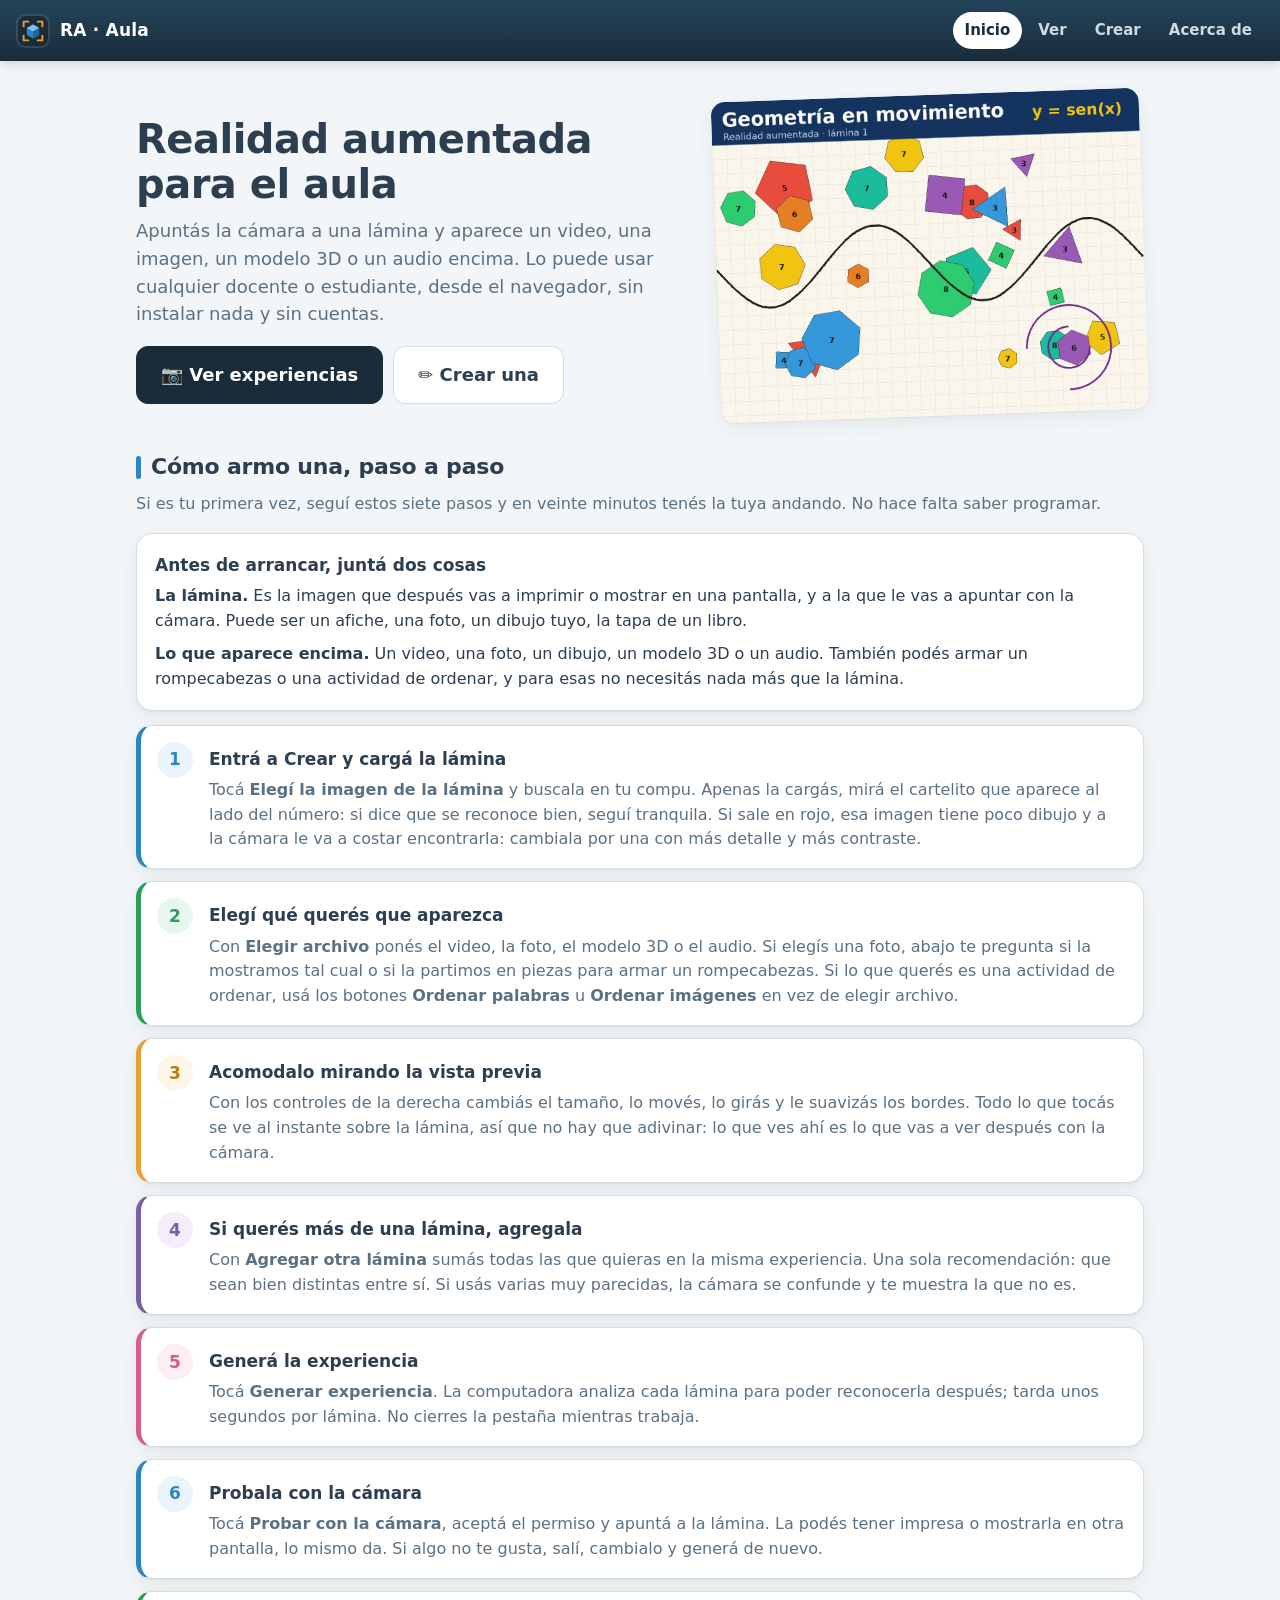
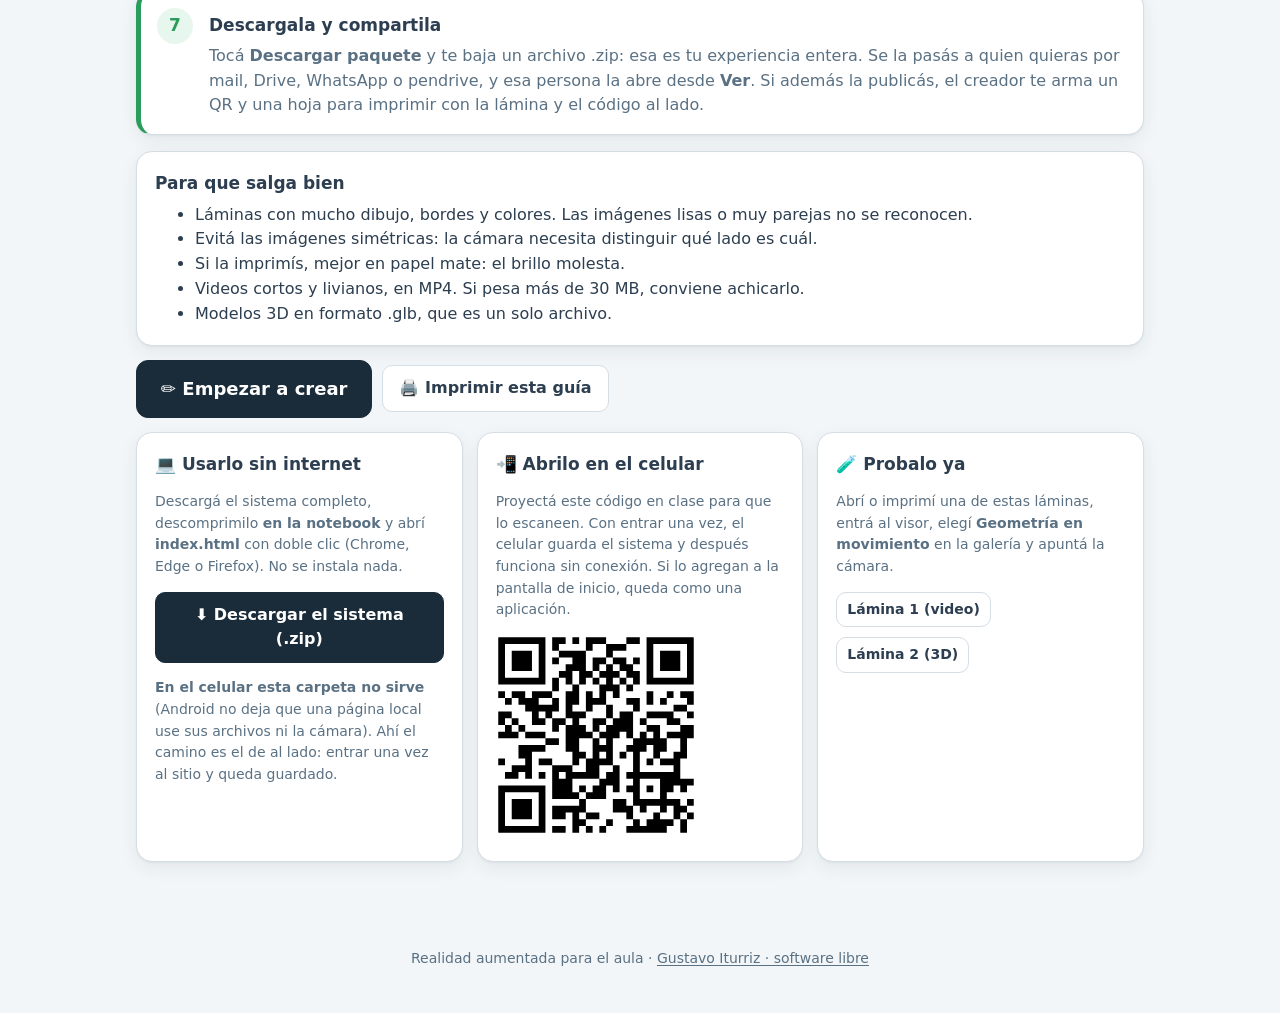
<file: index.html>
<!doctype html>
<html lang="es">
<head>
<meta charset="utf-8">
<meta name="viewport" content="width=device-width, initial-scale=1, viewport-fit=cover">
<title>Realidad aumentada para el aula</title>
<meta name="description" content="Sistema libre para crear y ver experiencias de realidad aumentada desde el navegador.">
<meta name="theme-color" content="#1a2c3a">
<link rel="icon" href="img/icono.svg">
<link rel="manifest" href="manifest.webmanifest">
<style>
  /* Estilos mínimos escritos acá adentro: si el navegador no puede cargar los archivos
     de la carpeta (pasa en los celulares), al menos se lee el aviso de abajo. */
  body { font-family: system-ui, -apple-system, "Segoe UI", Roboto, sans-serif; margin: 0; background: #f2f6f8; color: #2c3e50; line-height: 1.5; }
  .oculto { display: none !important; }
  #sin-archivos { display: none; max-width: 660px; margin: 0 auto; padding: 22px 16px; }
  #sin-archivos .caja { background: #fff; border: 1px solid #d5dde5; border-radius: 14px; padding: 18px; }
  #sin-archivos h2 { font-size: 21px; margin: 0 0 10px; }
  #sin-archivos li { margin-bottom: 10px; }
  #sin-archivos code { background: #eaf4fb; padding: 1px 5px; border-radius: 4px; }
</style>
<link rel="stylesheet" href="css/estilo.css">
<style>
  .heroe { display: grid; grid-template-columns: 1.3fr 1fr; gap: 24px; align-items: center; margin: 10px 0 8px; }
  @media (max-width: 760px) { .heroe { grid-template-columns: 1fr; } }
  .heroe img { width: 100%; border-radius: 14px; box-shadow: var(--sombra); transform: rotate(-2deg); }
  .opcion { display: grid; gap: 8px; align-content: start; text-decoration: none; color: inherit; }
  .opcion .ico { font-size: 34px; }
  .opcion:hover { border-color: var(--azul-2); }
  ol.pasos-uso li { margin-bottom: 6px; }
  #qr svg { width: 200px; height: 200px; background: #fff; border-radius: 8px; }
</style>
<script src="js/archivos.js"></script>
<script src="js/contador.js"></script>
<script src="lib/jszip.min.js"></script>
<script src="lib/qrcode.js"></script>
</head>
<body>
<header class="barra">
  <a class="marca" href="index.html"><img src="img/icono.svg" alt="">RA · Aula</a>
  <nav><a href="index.html" aria-current="page">Inicio</a><a href="visor.html">Ver</a><a href="creador.html">Crear</a><a href="acerca.html">Acerca de</a></nav>
</header>
<main>
  <section class="heroe">
    <div>
      <h1>Realidad aumentada para el aula</h1>
      <p class="bajada">Apuntás la cámara a una lámina y aparece un video, una imagen, un modelo 3D o un audio encima. Lo puede usar cualquier docente o estudiante, desde el navegador, sin instalar nada y sin cuentas.</p>
      <div class="fila">
        <a class="btn primario grande" href="visor.html">📷 Ver experiencias</a>
        <a class="btn grande" href="creador.html">✏️ Crear una</a>
      </div>
    </div>
    <img src="ejemplos/lamina-1-geometria.jpg" alt="Lámina de ejemplo">
  </section>

  <section id="guia">
    <h2>Cómo armo una, paso a paso</h2>
    <p class="suave" style="margin-top:-4px">Si es tu primera vez, seguí estos siete pasos y en veinte minutos tenés la tuya andando. No hace falta saber programar.</p>

    <div class="tarjeta" style="margin-bottom:14px">
      <h3 style="margin-top:0">Antes de arrancar, juntá dos cosas</h3>
      <p style="margin:0 0 8px"><b>La lámina.</b> Es la imagen que después vas a imprimir o mostrar en una pantalla, y a la que le vas a apuntar con la cámara. Puede ser un afiche, una foto, un dibujo tuyo, la tapa de un libro.</p>
      <p style="margin:0"><b>Lo que aparece encima.</b> Un video, una foto, un dibujo, un modelo 3D o un audio. También podés armar un rompecabezas o una actividad de ordenar, y para esas no necesitás nada más que la lámina.</p>
    </div>

    <ol class="pasos-guia">
      <li>
        <h3>Entrá a Crear y cargá la lámina</h3>
        <p>Tocá <b>Elegí la imagen de la lámina</b> y buscala en tu compu. Apenas la cargás, mirá el cartelito que aparece al lado del número: si dice que se reconoce bien, seguí tranquila. Si sale en rojo, esa imagen tiene poco dibujo y a la cámara le va a costar encontrarla: cambiala por una con más detalle y más contraste.</p>
      </li>
      <li>
        <h3>Elegí qué querés que aparezca</h3>
        <p>Con <b>Elegir archivo</b> ponés el video, la foto, el modelo 3D o el audio. Si elegís una foto, abajo te pregunta si la mostramos tal cual o si la partimos en piezas para armar un rompecabezas. Si lo que querés es una actividad de ordenar, usá los botones <b>Ordenar palabras</b> u <b>Ordenar imágenes</b> en vez de elegir archivo.</p>
      </li>
      <li>
        <h3>Acomodalo mirando la vista previa</h3>
        <p>Con los controles de la derecha cambiás el tamaño, lo movés, lo girás y le suavizás los bordes. Todo lo que tocás se ve al instante sobre la lámina, así que no hay que adivinar: lo que ves ahí es lo que vas a ver después con la cámara.</p>
      </li>
      <li>
        <h3>Si querés más de una lámina, agregala</h3>
        <p>Con <b>Agregar otra lámina</b> sumás todas las que quieras en la misma experiencia. Una sola recomendación: que sean bien distintas entre sí. Si usás varias muy parecidas, la cámara se confunde y te muestra la que no es.</p>
      </li>
      <li>
        <h3>Generá la experiencia</h3>
        <p>Tocá <b>Generar experiencia</b>. La computadora analiza cada lámina para poder reconocerla después; tarda unos segundos por lámina. No cierres la pestaña mientras trabaja.</p>
      </li>
      <li>
        <h3>Probala con la cámara</h3>
        <p>Tocá <b>Probar con la cámara</b>, aceptá el permiso y apuntá a la lámina. La podés tener impresa o mostrarla en otra pantalla, lo mismo da. Si algo no te gusta, salí, cambialo y generá de nuevo.</p>
      </li>
      <li>
        <h3>Descargala y compartila</h3>
        <p>Tocá <b>Descargar paquete</b> y te baja un archivo .zip: esa es tu experiencia entera. Se la pasás a quien quieras por mail, Drive, WhatsApp o pendrive, y esa persona la abre desde <b>Ver</b>. Si además la publicás, el creador te arma un QR y una hoja para imprimir con la lámina y el código al lado.</p>
      </li>
    </ol>

    <div class="tarjeta">
      <h3 style="margin-top:0">Para que salga bien</h3>
      <ul style="margin:0">
        <li>Láminas con mucho dibujo, bordes y colores. Las imágenes lisas o muy parejas no se reconocen.</li>
        <li>Evitá las imágenes simétricas: la cámara necesita distinguir qué lado es cuál.</li>
        <li>Si la imprimís, mejor en papel mate: el brillo molesta.</li>
        <li>Videos cortos y livianos, en MP4. Si pesa más de 30 MB, conviene achicarlo.</li>
        <li>Modelos 3D en formato .glb, que es un solo archivo.</li>
      </ul>
    </div>

    <div class="fila no-imprimir" style="margin-top:14px">
      <a class="btn primario grande" href="creador.html">✏️ Empezar a crear</a>
      <button class="btn" onclick="window.print()">🖨️ Imprimir esta guía</button>
    </div>
  </section>

  <div class="grilla" style="margin-top:14px">
    <section class="tarjeta" id="caja-kit">
      <h3>💻 Usarlo sin internet</h3>
      <p class="suave chico">Descargá el sistema completo, descomprimilo <b>en la notebook</b> y abrí <b>index.html</b> con doble clic (Chrome, Edge o Firefox). No se instala nada.</p>
      <button class="btn primario" id="kit">⬇️ Descargar el sistema (.zip)</button>
      <p class="chico suave" id="kit-estado"></p>
      <p class="chico suave" style="margin-bottom:0"><b>En el celular esta carpeta no sirve</b> (Android no deja que una página local use sus archivos ni la cámara). Ahí el camino es el de al lado: entrar una vez al sitio y queda guardado.</p>
    </section>
    <section class="tarjeta" id="caja-qr">
      <h3>📲 Abrilo en el celular</h3>
      <p class="suave chico">Proyectá este código en clase para que lo escaneen. Con entrar una vez, el celular guarda el sistema y después funciona sin conexión. Si lo agregan a la pantalla de inicio, queda como una aplicación.</p>
      <div id="qr"></div>
    </section>
    <section class="tarjeta">
      <h3>🧪 Probalo ya</h3>
      <p class="suave chico">Abrí o imprimí una de estas láminas, entrá al visor, elegí <b>Geometría en movimiento</b> en la galería y apuntá la cámara.</p>
      <div class="fila"><a class="btn chico" href="ejemplos/lamina-1-geometria.jpg" target="_blank">Lámina 1 (video)</a><a class="btn chico" href="ejemplos/lamina-2-solidos.jpg" target="_blank">Lámina 2 (3D)</a></div>
      <p class="chico suave" id="ej-offline" style="margin-bottom:0"></p>
    </section>
  </div>
</main>
<footer class="pie"><span class="oculto"><b data-contador>0</b> visitas · </span>Realidad aumentada para el aula · <a href="acerca.html">Gustavo Iturriz · software libre</a></footer>
<script>
(function () {
  "use strict";
  const online = location.protocol === "http:" || location.protocol === "https:";
  if (online) {
    const qr = qrcode(0, "M"); qr.addData(location.href.replace(/index\.html.*$/, "").replace(/[?#].*$/, "")); qr.make();
    document.getElementById("qr").innerHTML = qr.createSvgTag({ cellSize: 6, margin: 2, scalable: true });
    if ("serviceWorker" in navigator) navigator.serviceWorker.register("sw.js").catch(() => {});
  } else {
    document.getElementById("caja-qr").classList.add("oculto");
    document.getElementById("caja-kit").innerHTML = "<h3>💻 Estás usando la copia sin internet</h3><p class='suave chico'>Todo funciona desde esta carpeta. Para abrir experiencias, entrá a Ver y elegí el .zip.</p>";
    document.getElementById("ej-offline").innerHTML = "Sin internet la galería no aparece: el paquete de ejemplo está en la carpeta <b>experiencias</b>, abrilo con el botón del visor.";
  }

  const btn = document.getElementById("kit"), est = document.getElementById("kit-estado");
  if (btn) btn.onclick = async () => {
    btn.disabled = true;
    try {
      const zip = new JSZip(), raiz = zip.folder("realidad-aumentada");
      let n = 0;
      const todos = ARCHIVOS_APP.concat(ARCHIVOS_KIT_EXTRA);
      for (const ruta of todos) {
        est.textContent = "Preparando… " + Math.round(100 * n++ / todos.length) + "%";
        const r = await fetch(ruta);
        if (!r.ok) throw new Error("No se pudo bajar " + ruta);
        raiz.file(ruta, await r.arrayBuffer());
      }
      raiz.file("ABRIR-ESTO.txt",
        "REALIDAD AUMENTADA PARA EL AULA\r\n\r\n" +
        "EN LA NOTEBOOK (es para lo que sirve esta carpeta)\r\n" +
        "  Abri index.html con doble clic (Chrome, Edge o Firefox).\r\n" +
        "  No hace falta internet ni instalar nada.\r\n" +
        "  Cuando el navegador pida permiso para la camara, aceptalo.\r\n" +
        "  Si preferis un solo archivo: visor-un-archivo.html o creador-un-archivo.html.\r\n\r\n" +
        "EN EL CELULAR (esta carpeta NO sirve)\r\n" +
        "  Android no deja que una pagina guardada en el telefono use los demas\r\n" +
        "  archivos de su carpeta, y tampoco le da permiso de camara.\r\n" +
        "  Entra UNA VEZ al sitio publicado, con internet. Queda guardado en el\r\n" +
        "  telefono y despues abre sin conexion, hasta en modo avion.\r\n" +
        "  Conviene agregarlo a la pantalla de inicio: queda como una app mas.\r\n");
      const blob = await zip.generateAsync({ type: "blob", compression: "DEFLATE" });
      const a = document.createElement("a"); a.href = URL.createObjectURL(blob); a.download = "realidad-aumentada-sin-internet.zip"; a.click();
      est.textContent = "Listo (" + (blob.size / 1048576).toFixed(1) + " MB).";
    } catch (e) { est.textContent = "Error: " + e.message; }
    btn.disabled = false;
  };
})();
</script>
<div id="sin-archivos">
  <div class="caja">
    <h2>Así no se puede abrir en el celular</h2>
    <p>Android no deja que una página guardada en el teléfono use los demás archivos de su carpeta. Por eso la ves sin formato y los botones no responden. En la notebook, en cambio, anda bien.</p>
    <p><b>En el celular hay dos caminos, los dos sin instalar nada en el teléfono:</b></p>
    <ol>
      <li><b>Sin internet, sirviendo desde la notebook.</b> Abrí una terminal en esta carpeta y corré <code>python3 servidor.py</code>. Te muestra una dirección tipo <code>https://192.168.0.10:8443</code>: los celulares entran ahí estando en la misma red Wi-Fi. La primera vez el navegador avisa que el certificado no es conocido, se toca Configuración avanzada y Continuar. De ahí en más la cámara funciona.</li>
      <li><b>Con internet una sola vez.</b> Entrás al sitio publicado y queda guardado en el teléfono: después abre sin conexión, hasta en modo avión. Sirve para que se lo lleven a la casa.</li>
    </ol>
    <p class="chico">En esta carpeta también están <code>visor-un-archivo.html</code> y <code>creador-un-archivo.html</code>, que traen todo adentro: en el celular se ven bien y permiten armar experiencias, pero para la cámara hace falta alguno de los dos caminos de arriba.</p>
  </div>
</div>
<script>
/* Si los archivos de la carpeta no se cargaron, mostramos el aviso en vez de una página muerta. */
window.addEventListener("load", function () {
  var jsOk = (typeof JSZip !== "undefined");
  var barra = document.querySelector("header.barra");
  var cssOk = barra && getComputedStyle(barra).backgroundColor !== "rgba(0, 0, 0, 0)";
  if (jsOk && cssOk) return;
  var sin = document.getElementById("sin-archivos");
  document.querySelectorAll("main, header, footer").forEach(function (e) { e.style.display = "none"; });
  sin.style.display = "block";
});
</script>
</body>
</html>
</file>
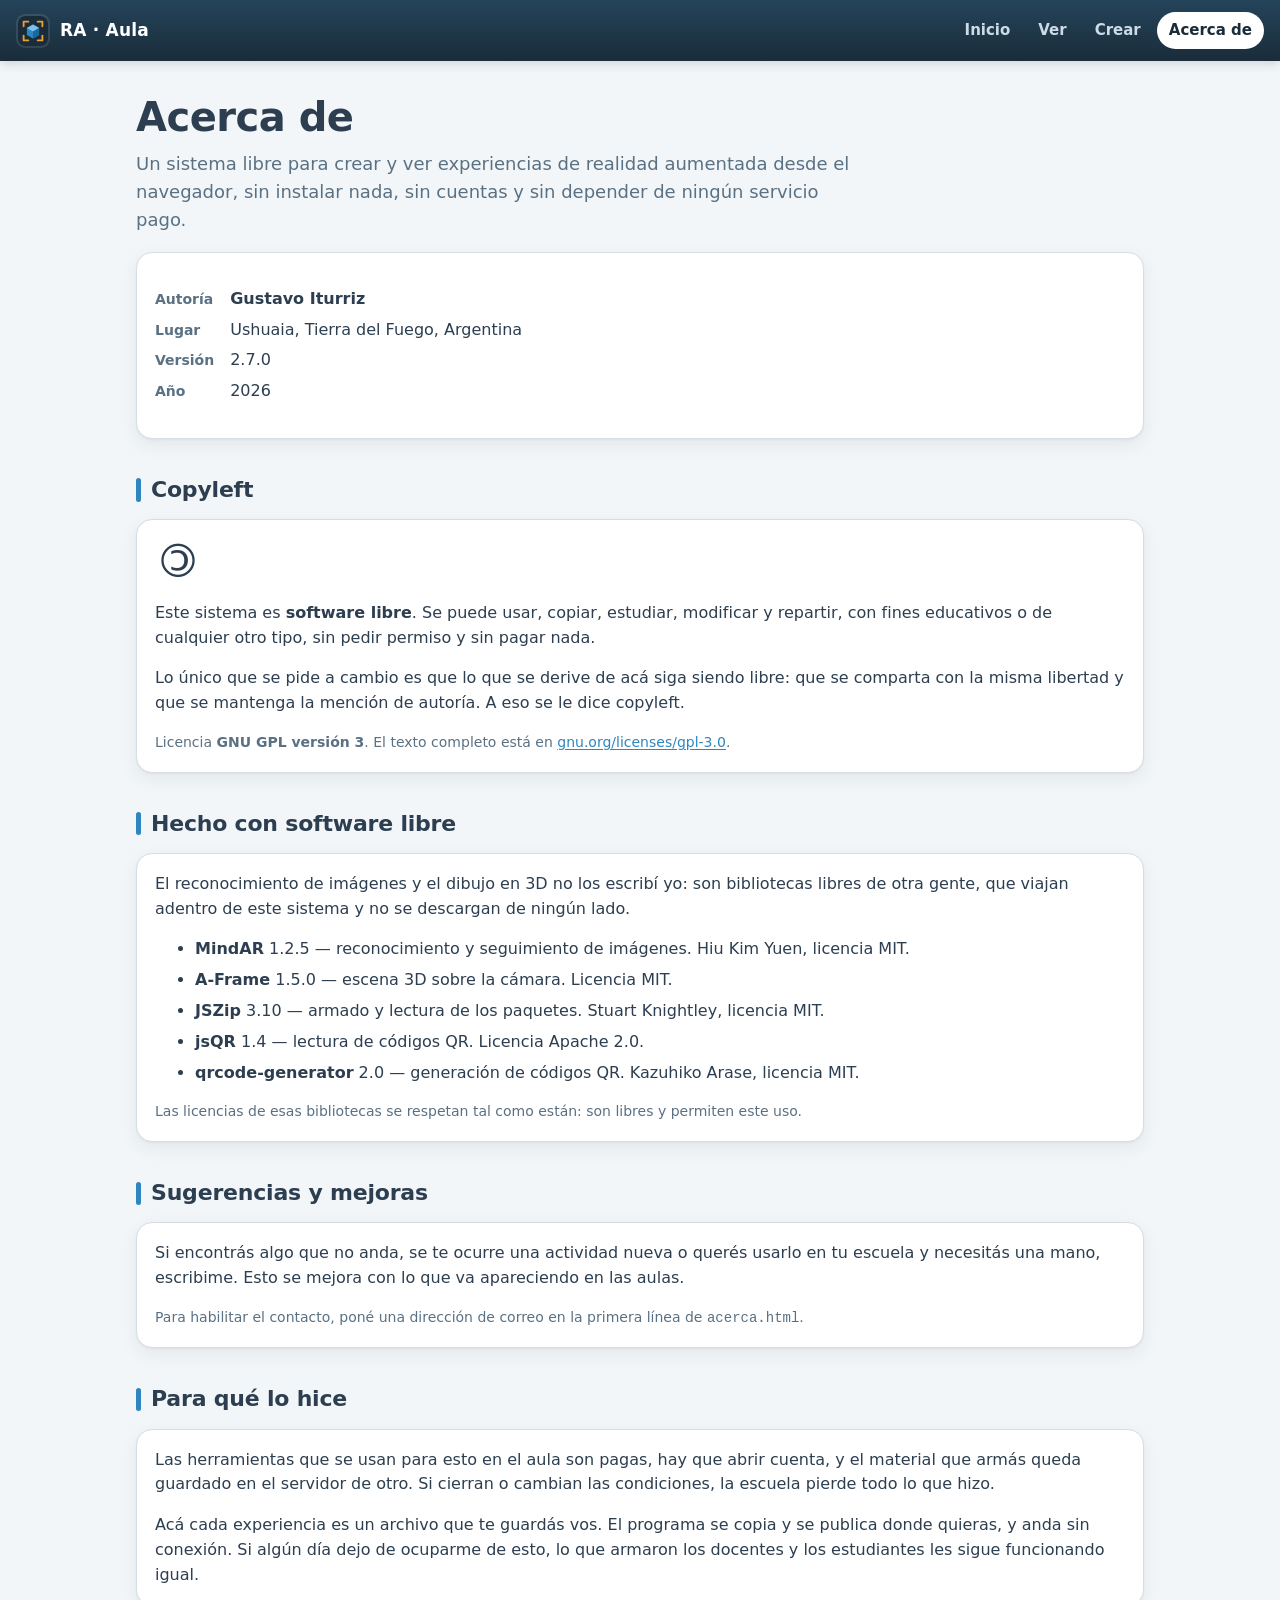
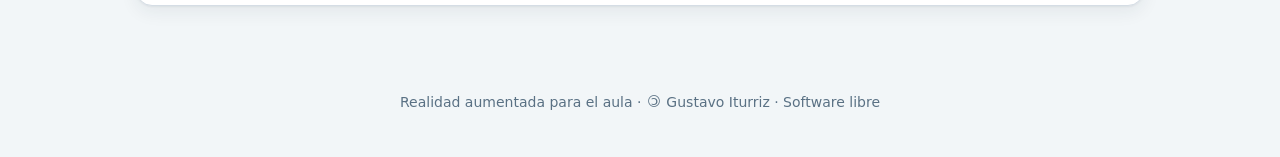
<file: acerca.html>
<!doctype html>
<html lang="es">
<head>
<meta charset="utf-8">
<meta name="viewport" content="width=device-width, initial-scale=1, viewport-fit=cover">
<title>Acerca de · RA Aula</title>
<meta name="theme-color" content="#1a2c3a">
<link rel="icon" href="img/icono.svg">
<link rel="manifest" href="manifest.webmanifest">
<style>
  /* Estilos mínimos escritos acá adentro: si el navegador no puede cargar los archivos
     de la carpeta (pasa en los celulares), al menos se lee el aviso de abajo. */
  body { font-family: system-ui, -apple-system, "Segoe UI", Roboto, sans-serif; margin: 0; background: #f2f6f8; color: #2c3e50; line-height: 1.5; }
  .oculto { display: none !important; }
  #sin-archivos { display: none; max-width: 660px; margin: 0 auto; padding: 22px 16px; }
  #sin-archivos .caja { background: #fff; border: 1px solid #d5dde5; border-radius: 14px; padding: 18px; }
  #sin-archivos h2 { font-size: 21px; margin: 0 0 10px; }
  #sin-archivos li { margin-bottom: 10px; }
  #sin-archivos code { background: #eaf4fb; padding: 1px 5px; border-radius: 4px; }
</style>
<link rel="stylesheet" href="css/estilo.css">
<style>
  .copyleft { font-size: 46px; line-height: 1; display: inline-block; transform: scaleX(-1); }
  .ficha { display: grid; grid-template-columns: auto 1fr; gap: 6px 16px; align-items: baseline; }
  .ficha dt { font-weight: 700; color: var(--suave); font-size: 14px; }
  .ficha dd { margin: 0; }
  .creditos li { margin-bottom: 6px; }
</style>
<script src="js/archivos.js"></script>
<script src="js/contador.js"></script>
<script>
  /* Dirección para recibir sugerencias. Si la dejás vacía, la página igual ofrece
     el enlace al repositorio cuando el sitio está publicado en GitHub Pages. */
  var CORREO_SUGERENCIAS = "";
</script>
</head>
<body>
<header class="barra">
  <a class="marca" href="index.html"><img src="img/icono.svg" alt="">RA · Aula</a>
  <nav><a href="index.html">Inicio</a><a href="visor.html">Ver</a><a href="creador.html">Crear</a><a href="acerca.html" aria-current="page">Acerca de</a></nav>
</header>

<main>
  <h1>Acerca de</h1>
  <p class="bajada">Un sistema libre para crear y ver experiencias de realidad aumentada desde el navegador, sin instalar nada, sin cuentas y sin depender de ningún servicio pago.</p>

  <section class="tarjeta">
    <dl class="ficha">
      <dt>Autoría</dt><dd><b>Gustavo Iturriz</b></dd>
      <dt>Lugar</dt><dd>Ushuaia, Tierra del Fuego, Argentina</dd>
      <dt>Versión</dt><dd id="version">—</dd>
      <dt>Año</dt><dd>2026</dd>
    </dl>
  </section>

  <h2>Copyleft</h2>
  <div class="tarjeta">
    <p style="margin-top:0"><span class="copyleft">&copy;</span></p>
    <p>Este sistema es <b>software libre</b>. Se puede usar, copiar, estudiar, modificar y repartir, con fines educativos o de cualquier otro tipo, sin pedir permiso y sin pagar nada.</p>
    <p>Lo único que se pide a cambio es que lo que se derive de acá siga siendo libre: que se comparta con la misma libertad y que se mantenga la mención de autoría. A eso se le dice copyleft.</p>
    <p class="chico suave" style="margin-bottom:0">Licencia <b>GNU GPL versión 3</b>. El texto completo está en <a href="https://www.gnu.org/licenses/gpl-3.0.html" target="_blank" rel="noopener">gnu.org/licenses/gpl-3.0</a>.</p>
  </div>

  <h2>Hecho con software libre</h2>
  <div class="tarjeta">
    <p style="margin-top:0">El reconocimiento de imágenes y el dibujo en 3D no los escribí yo: son bibliotecas libres de otra gente, que viajan adentro de este sistema y no se descargan de ningún lado.</p>
    <ul class="creditos">
      <li><b>MindAR</b> 1.2.5 — reconocimiento y seguimiento de imágenes. Hiu Kim Yuen, licencia MIT.</li>
      <li><b>A-Frame</b> 1.5.0 — escena 3D sobre la cámara. Licencia MIT.</li>
      <li><b>JSZip</b> 3.10 — armado y lectura de los paquetes. Stuart Knightley, licencia MIT.</li>
      <li><b>jsQR</b> 1.4 — lectura de códigos QR. Licencia Apache 2.0.</li>
      <li><b>qrcode-generator</b> 2.0 — generación de códigos QR. Kazuhiko Arase, licencia MIT.</li>
    </ul>
    <p class="chico suave" style="margin-bottom:0">Las licencias de esas bibliotecas se respetan tal como están: son libres y permiten este uso.</p>
  </div>

  <h2>Sugerencias y mejoras</h2>
  <div class="tarjeta" id="caja-sugerencias">
    <p style="margin-top:0">Si encontrás algo que no anda, se te ocurre una actividad nueva o querés usarlo en tu escuela y necesitás una mano, escribime. Esto se mejora con lo que va apareciendo en las aulas.</p>
    <div class="fila" id="vias-sugerencias"></div>
  </div>

  <h2>Para qué lo hice</h2>
  <div class="tarjeta">
    <p style="margin-top:0">Las herramientas que se usan para esto en el aula son pagas, hay que abrir cuenta, y el material que armás queda guardado en el servidor de otro. Si cierran o cambian las condiciones, la escuela pierde todo lo que hizo.</p>
    <p style="margin-bottom:0">Acá cada experiencia es un archivo que te guardás vos. El programa se copia y se publica donde quieras, y anda sin conexión. Si algún día dejo de ocuparme de esto, lo que armaron los docentes y los estudiantes les sigue funcionando igual.</p>
  </div>
</main>

<footer class="pie"><span class="oculto"><b data-contador>0</b> visitas · </span>Realidad aumentada para el aula · <span class="copyleft" style="font-size:16px">&copy;</span> Gustavo Iturriz · Software libre</footer>

<div id="sin-archivos">
  <div class="caja">
    <h2>Así no se puede abrir en el celular</h2>
    <p>Android no deja que una página guardada en el teléfono use los demás archivos de su carpeta. Por eso la ves sin formato y los botones no responden. En la notebook, en cambio, anda bien.</p>
    <p><b>En el celular hay dos caminos, los dos sin instalar nada en el teléfono:</b></p>
    <ol>
      <li><b>Sin internet, sirviendo desde la notebook.</b> Abrí una terminal en esta carpeta y corré <code>python3 servidor.py</code>. Te muestra una dirección tipo <code>https://192.168.0.10:8443</code>: los celulares entran ahí estando en la misma red Wi-Fi. La primera vez el navegador avisa que el certificado no es conocido, se toca Configuración avanzada y Continuar. De ahí en más la cámara funciona.</li>
      <li><b>Con internet una sola vez.</b> Entrás al sitio publicado y queda guardado en el teléfono: después abre sin conexión, hasta en modo avión. Sirve para que se lo lleven a la casa.</li>
    </ol>
    <p class="chico">En esta carpeta también están <code>visor-un-archivo.html</code> y <code>creador-un-archivo.html</code>, que traen todo adentro: en el celular se ven bien y permiten armar experiencias, pero para la cámara hace falta alguno de los dos caminos de arriba.</p>
  </div>
</div>
<script>
document.getElementById("version").textContent = (typeof VERSION_APP !== "undefined" ? VERSION_APP : "—");

/* Armamos los enlaces para mandar sugerencias. Si el sitio está publicado en
   GitHub Pages, deducimos solos la dirección del repositorio. */
(function () {
  const vias = document.getElementById("vias-sugerencias");
  const partes = [];
  if (typeof CORREO_SUGERENCIAS === "string" && CORREO_SUGERENCIAS) {
    partes.push('<a class="btn primario" href="mailto:' + CORREO_SUGERENCIAS +
      '?subject=' + encodeURIComponent("Realidad aumentada para el aula") + '">✉️ Escribirme</a>');
  }
  const h = location.hostname;
  if (/\.github\.io$/i.test(h)) {
    const usuario = h.replace(/\.github\.io$/i, "");
    const primera = location.pathname.split("/").filter(Boolean)[0];
    const repo = (primera && !/\.html?$/i.test(primera)) ? primera : h;
    const url = "https://github.com/" + usuario + "/" + repo + "/issues/new";
    partes.push('<a class="btn" href="' + url + '" target="_blank" rel="noopener">🐞 Contar un problema o proponer algo</a>');
  }
  if (!partes.length) {
    vias.innerHTML = '<span class="chico suave">Para habilitar el contacto, poné una dirección de correo en la primera línea de <code>acerca.html</code>.</span>';
  } else {
    vias.innerHTML = partes.join("");
  }
})();
/* Si los archivos de la carpeta no se cargaron, mostramos el aviso en vez de una página muerta. */
window.addEventListener("load", function () {
  var jsOk = (typeof VERSION_APP !== "undefined");
  var barra = document.querySelector("header.barra");
  var cssOk = barra && getComputedStyle(barra).backgroundColor !== "rgba(0, 0, 0, 0)";
  if (jsOk && cssOk) return;
  var sin = document.getElementById("sin-archivos");
  document.querySelectorAll("main, header, footer").forEach(function (e) { e.style.display = "none"; });
  sin.style.display = "block";
});
</script>
</body>
</html>
</file>
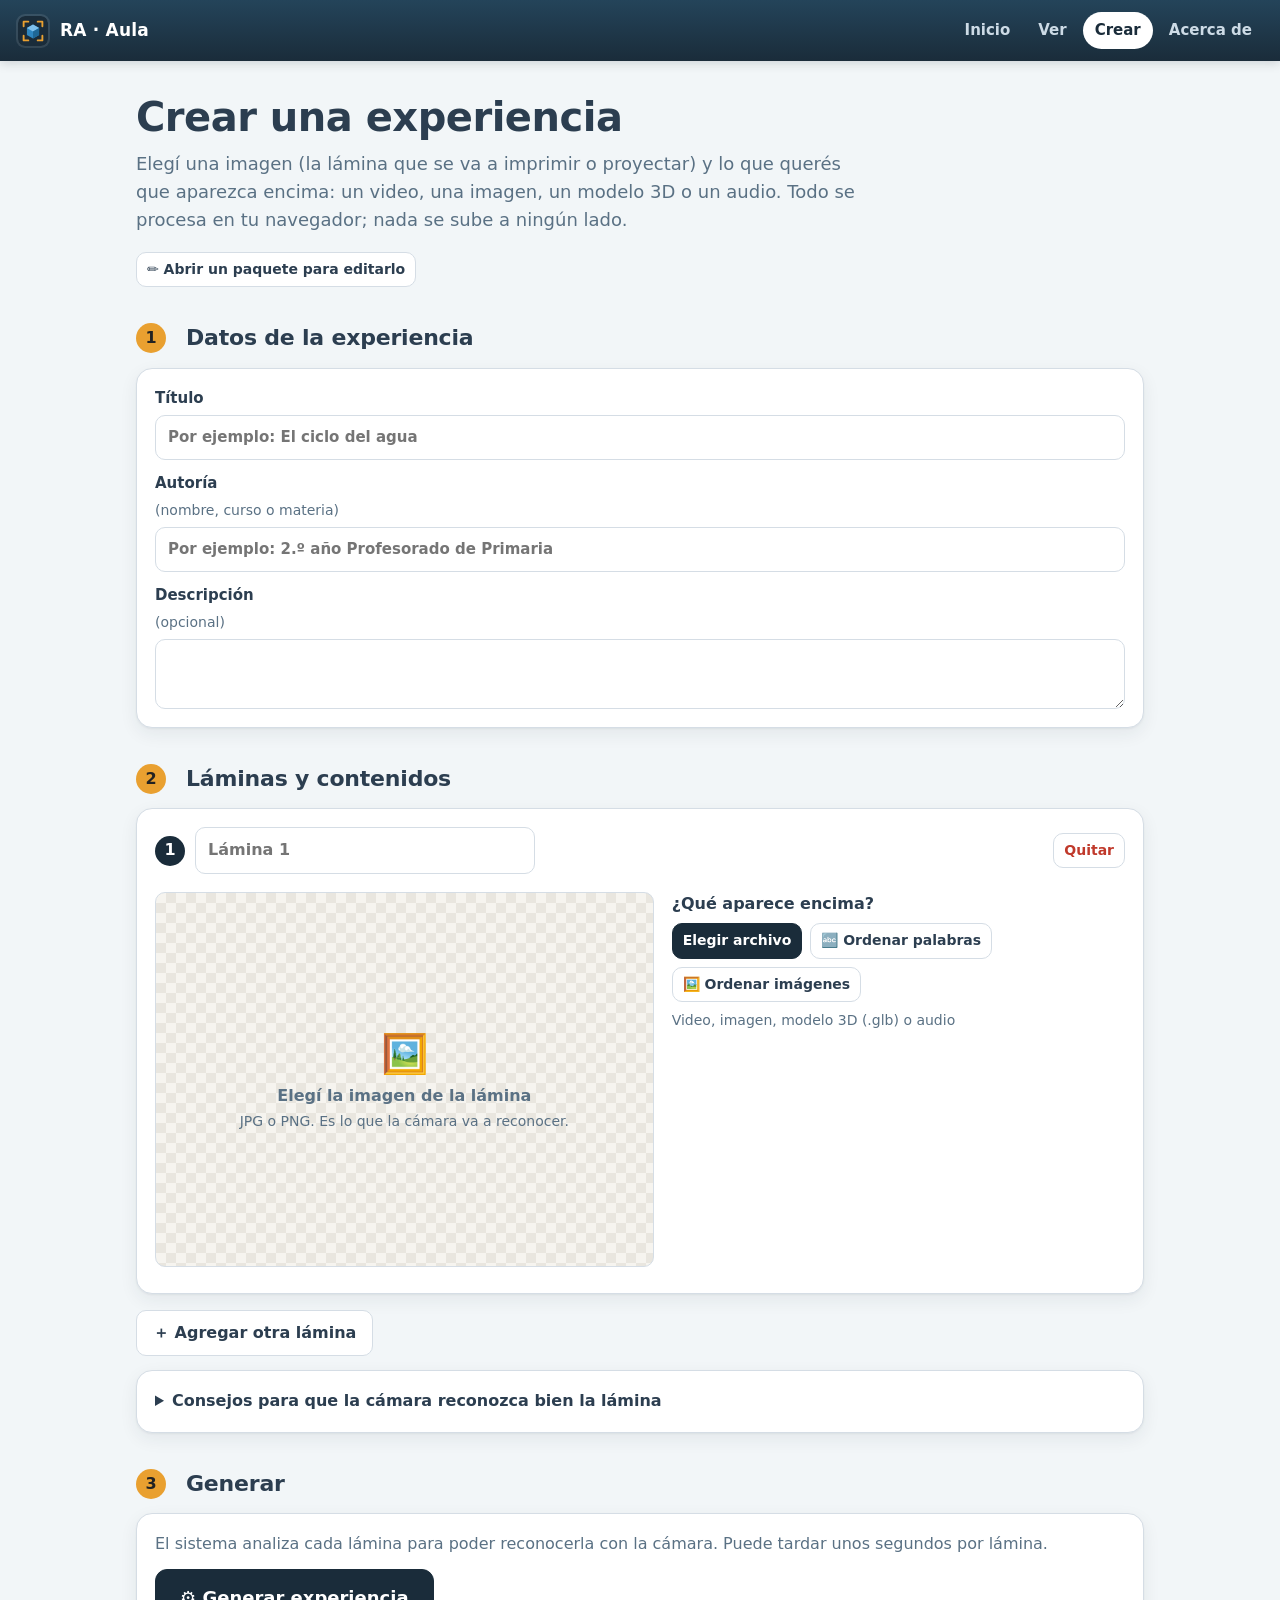
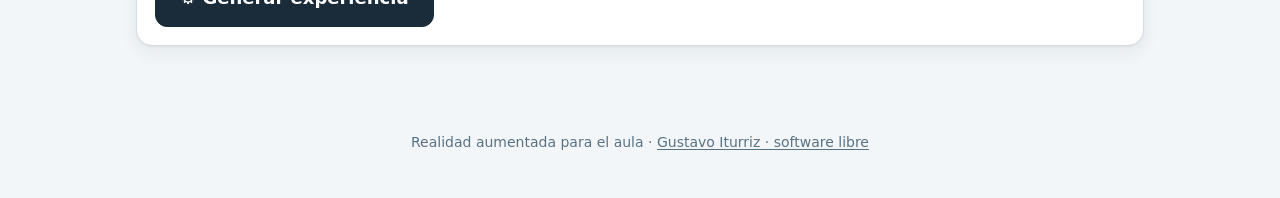
<file: creador.html>
<!doctype html>
<html lang="es">
<head>
<meta charset="utf-8">
<meta name="viewport" content="width=device-width, initial-scale=1, viewport-fit=cover">
<title>Crear experiencia RA · Aula</title>
<meta name="theme-color" content="#1a2c3a">
<link rel="icon" href="img/icono.svg">
<link rel="manifest" href="manifest.webmanifest">
<style>
  /* Estilos mínimos escritos acá adentro: si el navegador no puede cargar los archivos
     de la carpeta (pasa en los celulares), al menos se lee el aviso de abajo. */
  body { font-family: system-ui, -apple-system, "Segoe UI", Roboto, sans-serif; margin: 0; background: #f2f6f8; color: #2c3e50; line-height: 1.5; }
  .oculto { display: none !important; }
  #sin-archivos { display: none; max-width: 660px; margin: 0 auto; padding: 22px 16px; }
  #sin-archivos .caja { background: #fff; border: 1px solid #d5dde5; border-radius: 14px; padding: 18px; }
  #sin-archivos h2 { font-size: 21px; margin: 0 0 10px; }
  #sin-archivos li { margin-bottom: 10px; }
  #sin-archivos code { background: #eaf4fb; padding: 1px 5px; border-radius: 4px; }
</style>
<link rel="stylesheet" href="css/estilo.css">
<style>
  .lamina { display: grid; grid-template-columns: minmax(0, 1.1fr) minmax(0, 1fr); gap: 18px; margin-bottom: 16px; }
  @media (max-width: 760px) { .lamina { grid-template-columns: 1fr; } }
  .lamina .cabeza { grid-column: 1 / -1; display: flex; gap: 10px; align-items: center; }
  .lamina .cabeza input { max-width: 340px; font-weight: 700; }
  .lamina .cabeza .num { background: var(--azul); color: #fff; border-radius: 99px; width: 30px; height: 30px; display: grid; place-items: center; font-weight: 700; flex: none; }
  .previa { position: relative; width: 100%; background: repeating-conic-gradient(#e9e6df 0 25%, #f6f4ef 0 50%) 0 0/20px 20px; border-radius: 10px; overflow: hidden; border: 1px solid var(--borde); }
  .previa > img.fondo { display: block; width: 100%; height: auto; }
  .previa .encima { position: absolute; left: 0; top: 0; transform-origin: center center; pointer-events: none; opacity: .92; outline: 2px dashed var(--ambar); }
  .previa .icono3d { display: grid; place-items: center; font-size: 42px; background: rgba(20,52,95,.18); border-radius: 12px; outline: 2px dashed var(--ambar); }
  .previa .vacia { aspect-ratio: 4/3; display: grid; place-items: center; text-align: center; color: var(--suave); padding: 16px; cursor: pointer; }
  .controles { display: grid; gap: 10px; align-content: start; }
  .controles .dos { display: grid; grid-template-columns: 1fr 1fr; gap: 10px; }
  .elegir { display: flex; gap: 8px; align-items: center; flex-wrap: wrap; }
  .elegir .nombre { font-size: 14px; color: var(--suave); overflow: hidden; text-overflow: ellipsis; white-space: nowrap; max-width: 100%; }
  .calidad { display: inline-block; padding: 2px 10px; border-radius: 99px; font-size: 13px; font-weight: 700; }
  .calidad.buena { background: rgba(30,142,90,.15); color: var(--ok); }
  .calidad.media { background: rgba(241,184,15,.2); color: var(--aviso); }
  .calidad.baja { background: rgba(192,57,43,.12); color: var(--mal); }
  .pasos { counter-reset: paso; }
  .pasos h2::before { counter-increment: paso; content: counter(paso); display: inline-grid; place-items: center; width: 30px; height: 30px; border-radius: 99px; background: var(--ambar); color: #222; margin-right: 10px; font-size: 16px; vertical-align: 2px; }
  details summary { cursor: pointer; font-weight: 600; }
</style>
<script src="lib/aframe.min.js"></script>
<script src="lib/mindar-image-aframe.prod.js"></script>
<script src="lib/jszip.min.js"></script>
<script src="lib/qrcode.js"></script>
<script src="js/paquete.js"></script>
<script src="js/escena-ra.js"></script>
</head>
<body>
<header class="barra">
  <a class="marca" href="index.html"><img src="img/icono.svg" alt="">RA · Aula</a>
  <nav><a href="index.html">Inicio</a><a href="visor.html">Ver</a><a href="creador.html" aria-current="page">Crear</a><a href="acerca.html">Acerca de</a></nav>
</header>

<main class="pasos" id="pantalla-creador">
  <h1>Crear una experiencia</h1>
  <p class="bajada">Elegí una imagen (la lámina que se va a imprimir o proyectar) y lo que querés que aparezca encima: un video, una imagen, un modelo 3D o un audio. Todo se procesa en tu navegador; nada se sube a ningún lado.</p>
  <div class="fila" style="margin-bottom:6px">
    <label class="btn chico"><input type="file" id="abrir-edicion" accept=".zip" hidden>✏️ Abrir un paquete para editarlo</label>
  </div>

  <h2>Datos de la experiencia</h2>
  <div class="tarjeta" style="display:grid;gap:12px">
    <label class="campo">Título<input type="text" id="titulo" placeholder="Por ejemplo: El ciclo del agua" maxlength="80"></label>
    <label class="campo">Autoría <span class="suave chico" style="font-weight:400">(nombre, curso o materia)</span><input type="text" id="autoria" placeholder="Por ejemplo: 2.º año Profesorado de Primaria" maxlength="100"></label>
    <label class="campo">Descripción <span class="suave chico" style="font-weight:400">(opcional)</span><textarea id="descripcion" maxlength="400"></textarea></label>
  </div>

  <h2>Láminas y contenidos</h2>
  <div id="laminas"></div>
  <button class="btn" id="agregar">＋ Agregar otra lámina</button>
  <details class="tarjeta" style="margin-top:14px">
    <summary>Consejos para que la cámara reconozca bien la lámina</summary>
    <ul class="chico">
      <li>Usá imágenes con mucho detalle, bordes y contraste (fotos, ilustraciones, láminas con texto). Las imágenes lisas, con degradés suaves o muy repetitivas se reconocen mal.</li>
      <li>Evitá las imágenes simétricas: la cámara tiene que poder distinguir qué lado es cuál.</li>
      <li>Imprimí en papel mate si podés: el brillo de la luz molesta.</li>
      <li>Videos livianos: MP4 (H.264), 720p o menos y de pocos segundos. Si pesan más de 30 MB conviene comprimirlos.</li>
      <li>Modelos 3D en formato .glb (un solo archivo).</li>
    </ul>
  </details>

  <h2>Generar</h2>
  <div class="tarjeta" style="display:grid;gap:12px">
    <p class="suave" style="margin:0">El sistema analiza cada lámina para poder reconocerla con la cámara. Puede tardar unos segundos por lámina.</p>
    <div class="fila"><button class="btn primario grande" id="generar">⚙️ Generar experiencia</button></div>
    <div id="estado-generar" class="oculto">
      <div class="progreso"><div id="barra"></div></div>
      <p class="chico suave" id="texto-progreso" style="margin:6px 0 0"></p>
    </div>
    <div id="msg" class="oculto"></div>
    <div id="acciones" class="fila oculto">
      <button class="btn primario" id="probar">📷 Probar con la cámara</button>
      <button class="btn primario" id="descargar">⬇️ Descargar paquete (.zip)</button>
    </div>
  </div>

  <div id="compartir" class="oculto">
    <h2>Compartir</h2>
    <div class="tarjeta" style="display:grid;gap:12px">
      <p class="suave" style="margin:0">Para que los demás la abran escaneando un QR, el paquete tiene que estar publicado en algún lado. Subí el <b id="nombre-zip">archivo .zip</b> a la carpeta <code>experiencias/</code> del sitio y poné acá la dirección del sitio.</p>
      <label class="campo">Dirección del visor
        <input type="text" id="sitio" placeholder="https://usuario.github.io/ra-ipesfa/" inputmode="url">
      </label>
      <label class="campo">Dirección del paquete <span class="suave chico" style="font-weight:400">(solo si lo subís a otro lado distinto del visor)</span>
        <input type="text" id="url-paquete" placeholder="https://otro-sitio/mi-experiencia.zip" inputmode="url">
      </label>
      <div id="caja-qr" class="oculto">
        <div class="fila" style="align-items:flex-start;gap:18px">
          <div id="qr-exp"></div>
          <div style="flex:1;min-width:220px">
            <p class="chico suave" style="margin:0 0 6px">Esta es la dirección que lleva el QR:</p>
            <p class="chico" style="word-break:break-all;margin:0 0 10px"><a id="url-exp" href="#" target="_blank"></a></p>
            <button class="btn" id="imprimir">🖨️ Hoja para imprimir (lámina + QR)</button>
          </div>
        </div>
      </div>
      <p class="chico suave" style="margin:0">Si el paquete queda en Google Drive no va a funcionar: Drive no deja que otra página lo descargue. GitHub sí.</p>
    </div>
  </div>
</main>

<div id="ra" class="oculto"></div>
<div id="ra-hud" class="ra-hud oculto"><button class="btn" id="btn-salir">✕ Volver al creador</button></div>
<div id="ra-escaneo" class="ra-escaneo oculto"><div class="mira"></div>Apuntá la cámara a la lámina</div>
<div id="ra-cargando" class="ra-cargando oculto"><div><div class="rueda"></div>Preparando la cámara…</div></div>

<footer class="pie" id="pie">Realidad aumentada para el aula · <a href="acerca.html">Gustavo Iturriz · software libre</a></footer>

<template id="tpl-lamina">
  <section class="tarjeta lamina">
    <div class="cabeza">
      <span class="num"></span>
      <input type="text" class="nombre-lamina" maxlength="60">
      <span class="calidad oculto"></span>
      <button class="btn chico peligro quitar" style="margin-left:auto" title="Quitar esta lámina">Quitar</button>
    </div>
    <div>
      <div class="previa">
        <label class="vacia"><input type="file" class="in-imagen" accept="image/jpeg,image/png,image/webp" hidden><div><div style="font-size:38px">🖼️</div><b>Elegí la imagen de la lámina</b><br><span class="chico">JPG o PNG. Es lo que la cámara va a reconocer.</span></div></label>
      </div>
      <div class="elegir" style="margin-top:8px">
        <label class="btn chico cambiar-imagen oculto"><input type="file" class="in-imagen2" accept="image/jpeg,image/png,image/webp" hidden>Cambiar imagen</label>
      </div>
    </div>
    <div class="controles">
      <div>
        <b>¿Qué aparece encima?</b>
        <div class="elegir" style="margin-top:6px">
          <label class="btn chico primario"><input type="file" class="in-contenido" accept="video/*,image/*,audio/*,.glb,.mp4,.webm,.mp3,.ogg,.m4a,.wav" hidden>Elegir archivo</label>
          <button class="btn chico en-orden">🔤 Ordenar palabras</button>
          <label class="btn chico"><input type="file" class="in-fotos" accept="image/*" multiple hidden>🖼️ Ordenar imágenes</label>
          <span class="nombre nombre-contenido">Video, imagen, modelo 3D (.glb) o audio</span>
        </div>
        <div class="aviso-cont chico" style="margin-top:6px"></div>
      </div>
      <div class="ajustes oculto">
        <label class="campo solo-imagen oculto">¿Qué hacemos con esta imagen?
          <select class="juego">
            <option value="mostrar">Mostrarla sobre la lámina</option>
            <option value="rompecabezas">Armar un rompecabezas</option>
          </select>
        </label>
        <label class="campo solo-juego oculto">Piezas
          <select class="piezas">
            <option value="2x2">2 × 2 — 4 piezas</option>
            <option value="3x2">3 × 2 — 6 piezas</option>
            <option value="3x3">3 × 3 — 9 piezas</option>
            <option value="4x3">4 × 3 — 12 piezas</option>
            <option value="4x4">4 × 4 — 16 piezas</option>
          </select>
        </label>
        <label class="fila solo-juego oculto chico"><input type="checkbox" class="pista" checked> Dejar la imagen tenue de fondo, como pista</label>
        <label class="campo con-mensaje oculto">Mensaje al completarlo<input type="text" class="mensaje" value="¡Muy bien!" maxlength="40"></label>
        <label class="campo solo-orden oculto">Las palabras o frases, <b>en el orden correcto</b> (una por línea)
          <textarea class="palabras" rows="5" placeholder="Comprender el problema&#10;Pensar un plan&#10;Llevarlo a cabo&#10;Mirar para atrás"></textarea></label>
        <div class="campo solo-fotos oculto">Las imágenes, <b>en el orden correcto</b>
          <div class="tira-fotos"></div>
          <span class="chico suave">Usá las flechas para acomodarlas. Conviene que sean parecidas entre sí, y cuadradas van bien.</span>
        </div>
        <label class="campo solo-orden oculto">Cómo se acomodan
          <select class="direccion">
            <option value="columna">Una debajo de la otra</option>
            <option value="fila">Una al lado de la otra</option>
          </select>
        </label>
        <p class="chico suave solo-orden oculto" style="margin:0">Van a aparecer desordenadas. Se tocan de a dos para intercambiarlas.</p>
        <label class="campo plano">Forma
          <select class="ajuste">
            <option value="imagen">Cubrir la lámina exacta</option>
            <option value="propio">Mantener la forma del contenido</option>
          </select>
        </label>
        <label class="campo m3d oculto">Cómo va a estar la lámina
          <select class="orientacion">
            <option value="mesa">Apoyada en la mesa (el modelo se para encima)</option>
            <option value="pared">En la pared o proyectada (el modelo sale de frente)</option>
          </select>
        </label>
        <label class="campo">Tamaño <span class="suave chico val-escala"></span><input type="range" class="escala" min="0.1" max="3" step="0.05" value="1"></label>
        <div class="dos">
          <label class="campo">Mover ↔<input type="range" class="dx" min="-1" max="1" step="0.01" value="0"></label>
          <label class="campo">Mover ↕<input type="range" class="dy" min="-1" max="1" step="0.01" value="0"></label>
        </div>
        <label class="campo plano">Girar <span class="suave chico val-rot"></span><input type="range" class="rotacion" min="-180" max="180" step="5" value="0"></label>
        <label class="campo plano solo-suave">Bordes suaves <span class="suave chico val-suavidad"></span><input type="range" class="suavidad" min="0" max="0.5" step="0.02" value="0.2"></label>
        <label class="campo plano solo-suave">Esquinas redondeadas <span class="suave chico val-redondeo"></span><input type="range" class="redondeo" min="0" max="0.5" step="0.02" value="0.1"></label>
        <label class="campo">Al tocarlo, abrir este enlace <span class="suave chico" style="font-weight:400">(opcional)</span>
          <input type="text" class="enlace" placeholder="https://..." inputmode="url"></label>
        <label class="campo m3d oculto">Elevar sobre la lámina<input type="range" class="dz" min="0" max="1" step="0.02" value="0"></label>
        <label class="fila m3d oculto chico"><input type="checkbox" class="girar"> Que el modelo gire solo</label>
        <label class="fila media oculto chico"><input type="checkbox" class="repetir" checked> Repetir en bucle</label>
        <label class="fila solo-video oculto chico"><input type="checkbox" class="sonido" checked> Con sonido</label>
      </div>
    </div>
  </section>
</template>

<script>
(function () {
  "use strict";
  const $ = (s, r) => (r || document).querySelector(s);
  const laminas = [];          // estado de cada lámina
  let mindCache = null;        // { firma, datos }
  let sesion = null;
  let contador = 0;
  const MAX_LADO = 1024;

  function esc(t) { const d = document.createElement("div"); d.textContent = t == null ? "" : t; return d.innerHTML; }
  function mensaje(tipo, html) { const m = $("#msg"); m.className = tipo; m.innerHTML = html; }
  function tamano(b) { return b > 1048576 ? (b / 1048576).toFixed(1) + " MB" : Math.round(b / 1024) + " KB"; }

  function cargarImagen(url) {
    return new Promise((ok, mal) => { const im = new Image(); im.onload = () => ok(im); im.onerror = () => mal(new Error("No se pudo leer la imagen.")); im.src = url; });
  }

  /* Normaliza la imagen de la lámina: máximo 1024 px de lado, JPEG */
  async function prepararImagen(blob) {
    const url = URL.createObjectURL(blob);
    try {
      const im = await cargarImagen(url);
      const k = Math.min(1, MAX_LADO / Math.max(im.naturalWidth, im.naturalHeight));
      const c = document.createElement("canvas");
      c.width = Math.round(im.naturalWidth * k); c.height = Math.round(im.naturalHeight * k);
      const g = c.getContext("2d");
      g.fillStyle = "#fff"; g.fillRect(0, 0, c.width, c.height);
      g.drawImage(im, 0, 0, c.width, c.height);
      const jpg = await new Promise((ok) => c.toBlob(ok, "image/jpeg", 0.9));
      const jurl = URL.createObjectURL(jpg);
      const img = await cargarImagen(jurl);
      return { blob: jpg, url: jurl, img, proporcion: c.height / c.width, id: "img" + (++contador) };
    } finally { URL.revokeObjectURL(url); }
  }

  function proporcionContenido(tipo, url) {
    return new Promise((ok) => {
      if (tipo === "video") {
        const v = document.createElement("video");
        v.preload = "metadata"; v.muted = true;
        v.onloadedmetadata = () => ok(v.videoWidth ? v.videoHeight / v.videoWidth : null);
        v.onerror = () => ok(null);
        v.src = url;
      } else if (tipo === "imagen") {
        cargarImagen(url).then((im) => ok(im.naturalHeight / im.naturalWidth)).catch(() => ok(null));
      } else ok(null);
    });
  }

  function nuevaLamina(datos) {
    const nodo = $("#tpl-lamina").content.firstElementChild.cloneNode(true);
    const L = {
      nodo, imagen: null,
      contenido: null, // { tipo, blob, url, nombreArchivo, proporcion }
      ajustes: { ajuste: "imagen", escala: 1, dx: 0, dy: 0, dz: 0, rotacion: 0, orientacion: "mesa", girar: true, repetir: true, sonido: true, suavidad: 0.2, redondeo: 0.1, enlace: "",
                 juego: "mostrar", piezas: "3x3", pista: true, mensaje: "¡Muy bien!", palabras: "", direccion: "columna" },
      calidad: null,
    };
    laminas.push(L);
    $("#laminas").appendChild(nodo);
    const q = (s) => $(s, nodo);

    q(".quitar").onclick = () => {
      if (laminas.length === 1) { alert("La experiencia necesita al menos una lámina."); return; }
      laminas.splice(laminas.indexOf(L), 1); nodo.remove(); renumerar(); invalidar();
    };
    const alElegirImagen = async (e) => {
      const f = e.target.files[0]; e.target.value = "";
      if (!f) return;
      try { L.imagen = await prepararImagen(f); L.calidad = null; dibujarPrevia(L); invalidar(); }
      catch (err) { alert(err.message); }
    };
    q(".in-imagen").onchange = alElegirImagen;
    q(".in-imagen2").onchange = alElegirImagen;
    q(".en-orden").onclick = (e) => {
      e.preventDefault();
      if (L.contenido && L.contenido.url) URL.revokeObjectURL(L.contenido.url);
      L.contenido = { tipo: "ordenar", blob: null, url: null, nombreArchivo: "", proporcion: null };
      if (!L.ajustes.palabras) L.ajustes.palabras = "Comprender el problema\nPensar un plan\nLlevarlo a cabo\nMirar para atrás";
      $(".aviso-cont", L.nodo).innerHTML = "";
      sincronizarControles(L);
      dibujarPrevia(L);
      invalidar();
    };
    q(".in-fotos").onchange = (e) => {
      const archivos = Array.from(e.target.files || []);
      e.target.value = "";
      if (archivos.length < 2) { alert("Elegí al menos dos imágenes."); return; }
      if (L.contenido && L.contenido.url) URL.revokeObjectURL(L.contenido.url);
      L.contenido = {
        tipo: "ordenar", blob: null, url: null, nombreArchivo: "", proporcion: null,
        fotos: archivos.map((f) => ({ blob: f, nombre: f.name, url: URL.createObjectURL(f) })),
      };
      L.ajustes.direccion = "fila";
      $(".aviso-cont", L.nodo).innerHTML = "";
      sincronizarControles(L);
      dibujarPrevia(L);
      invalidar();
    };
    q(".in-contenido").onchange = async (e) => {
      const f = e.target.files[0]; e.target.value = "";
      if (f) await ponerContenido(L, f, f.name);
    };
    const ctrl = ["ajuste", "escala", "dx", "dy", "dz", "rotacion", "orientacion", "girar", "repetir", "sonido", "suavidad", "redondeo", "enlace",
                  "juego", "piezas", "pista", "mensaje", "palabras", "direccion"];
    ctrl.forEach((k) => {
      const el = q("." + k);
      el.addEventListener("input", () => {
        if (el.type === "checkbox") L.ajustes[k] = el.checked;
        else if (el.tagName === "SELECT" || el.tagName === "TEXTAREA" || el.type === "text") L.ajustes[k] = el.value;
        else L.ajustes[k] = parseFloat(el.value);
        if (k === "juego") sincronizarControles(L);
        dibujarPrevia(L);
      });
    });

    if (datos) {
      L.imagen = datos.imagen; L.calidad = datos.calidad || null;
      Object.assign(L.ajustes, datos.ajustes || {});
      if (datos.contenido) L.contenido = datos.contenido;
      q(".nombre-lamina").value = datos.nombre || "";
    }
    renumerar();
    sincronizarControles(L);
    dibujarPrevia(L);
    return L;
  }

  async function ponerContenido(L, blob, nombre) {
    const tipo = Paquete.tipoDeArchivo(nombre, blob.type);
    const av = $(".aviso-cont", L.nodo);
    if (!tipo) { av.innerHTML = "<span style='color:var(--mal)'>Ese tipo de archivo no se puede usar. Probá con MP4, JPG/PNG, GLB o MP3.</span>"; return; }
    if (tipo === "imagen" && /\.gif$/i.test(nombre)) av.innerHTML = "Ojo: los GIF se ven quietos. Para animaciones usá un video MP4.";
    else if (blob.size > 30 * 1048576) av.innerHTML = `<span style='color:var(--aviso)'>El archivo pesa ${tamano(blob.size)}. Va a andar, pero conviene comprimirlo para que el paquete sea liviano.</span>`;
    else av.innerHTML = "";
    if (L.contenido && L.contenido.url) URL.revokeObjectURL(L.contenido.url);
    const url = URL.createObjectURL(blob);
    L.contenido = { tipo, blob, url, nombreArchivo: nombre, proporcion: await proporcionContenido(tipo, url) };
    if (tipo === "video" && L.contenido.proporcion === null) {
      av.innerHTML = "<span style='color:var(--mal)'>Este navegador no puede leer el video, así que tampoco lo va a poder mostrar. Suele pasar con los .mov y con los videos del celular en HEVC: convertilo a MP4 con códec H.264.</span>";
    }
    // valores iniciales razonables según el tipo
    if (tipo === "modelo") Object.assign(L.ajustes, { escala: 0.6, rotacion: 0 });
    if (tipo === "audio") Object.assign(L.ajustes, { escala: 0.3 });
    if (tipo === "video" || tipo === "imagen") L.ajustes.escala = 1;
    sincronizarControles(L);
    dibujarPrevia(L);
  }

  function dibujarTiraFotos(L) {
    const tira = $(".tira-fotos", L.nodo);
    const fotos = L.contenido.fotos || [];
    tira.innerHTML = "";
    fotos.forEach((f, i) => {
      const d = document.createElement("div");
      d.className = "foto-orden";
      d.innerHTML = `<span class="num">${i + 1}</span><img src="${f.url}" alt="">
        <div class="flechas"><button class="btn chico" ${i === 0 ? "disabled" : ""}>←</button>
        <button class="btn chico" ${i === fotos.length - 1 ? "disabled" : ""}>→</button></div>`;
      const [izq, der] = d.querySelectorAll("button");
      izq.onclick = (e) => { e.preventDefault(); fotos.splice(i - 1, 0, fotos.splice(i, 1)[0]); dibujarTiraFotos(L); dibujarPrevia(L); invalidar(); };
      der.onclick = (e) => { e.preventDefault(); fotos.splice(i + 1, 0, fotos.splice(i, 1)[0]); dibujarTiraFotos(L); dibujarPrevia(L); invalidar(); };
      tira.appendChild(d);
    });
  }

  function sincronizarControles(L) {
    const q = (s) => $(s, L.nodo);
    const a = L.ajustes, c = L.contenido;
    ["ajuste", "escala", "dx", "dy", "dz", "rotacion", "orientacion", "suavidad", "redondeo", "enlace",
     "juego", "piezas", "mensaje", "palabras", "direccion", "redondeo"].forEach((k) => { q("." + k).value = a[k]; });
    ["girar", "repetir", "sonido", "pista"].forEach((k) => { q("." + k).checked = !!a[k]; });
    const tipo = c ? c.tipo : null;
    q(".ajustes").classList.toggle("oculto", !tipo);
    L.nodo.querySelectorAll(".plano").forEach((e) => e.classList.toggle("oculto", !(tipo === "video" || tipo === "imagen")));
    L.nodo.querySelectorAll(".m3d").forEach((e) => e.classList.toggle("oculto", tipo !== "modelo"));
    L.nodo.querySelectorAll(".media").forEach((e) => e.classList.toggle("oculto", !(tipo === "video" || tipo === "audio")));
    L.nodo.querySelectorAll(".solo-video").forEach((e) => e.classList.toggle("oculto", tipo !== "video"));
    const esOrden = tipo === "ordenar";
    const conFotos = esOrden && (L.contenido.fotos || []).length > 0;
    L.nodo.querySelectorAll(".solo-orden").forEach((e) => e.classList.toggle("oculto", !esOrden));
    L.nodo.querySelectorAll(".solo-fotos").forEach((e) => e.classList.toggle("oculto", !conFotos));
    L.nodo.querySelectorAll(".campo.solo-orden").forEach((e) => {
      if (e.querySelector(".palabras")) e.classList.toggle("oculto", !esOrden || conFotos);
    });
    if (conFotos) dibujarTiraFotos(L);
    const esJuego = tipo === "imagen" && a.juego === "rompecabezas";
    L.nodo.querySelectorAll(".con-mensaje").forEach((e) => e.classList.toggle("oculto", !(esJuego || esOrden)));
    L.nodo.querySelectorAll(".solo-imagen").forEach((e) => e.classList.toggle("oculto", tipo !== "imagen"));
    L.nodo.querySelectorAll(".solo-juego").forEach((e) => e.classList.toggle("oculto", !esJuego));
    L.nodo.querySelectorAll(".solo-suave").forEach((e) => e.classList.toggle("oculto", esJuego));
    const etiqueta = { video: "🎬 ", imagen: "🖼️ ", modelo: "🧊 ", audio: "🔊 ", ordenar: "🔤 " }[tipo] || "";
    q(".nombre-contenido").textContent = !c ? "Video, imagen, modelo 3D (.glb) o audio"
      : (tipo === "ordenar" ? "🔤 Actividad de ordenar"
         : etiqueta + c.nombreArchivo + (c.blob ? " · " + tamano(c.blob.size) : ""));
  }

  function dibujarPrevia(L) {
    const q = (s) => $(s, L.nodo);
    const previa = q(".previa");
    q(".cambiar-imagen").classList.toggle("oculto", !L.imagen);
    q(".val-escala").textContent = Math.round(L.ajustes.escala * 100) + "%";
    q(".val-rot").textContent = L.ajustes.rotacion + "°";
    q(".val-suavidad").textContent = L.ajustes.suavidad > 0 ? Math.round(L.ajustes.suavidad * 200) + "%" : "sin suavizar";
    q(".val-redondeo").textContent = L.ajustes.redondeo > 0 ? Math.round(L.ajustes.redondeo * 200) + "%" : "en punta";
    const cal = q(".calidad");
    if (L.calidad) {
      cal.className = "calidad " + L.calidad.nivel;
      cal.textContent = { buena: "Se reconoce bien", media: "Se reconoce regular", baja: "Difícil de reconocer" }[L.calidad.nivel];
    } else cal.className = "calidad oculto";
    if (!L.imagen) return;
    previa.innerHTML = `<img class="fondo" src="${L.imagen.url}" alt="">`;
    const c = L.contenido;
    if (!c) return;
    const W = previa.clientWidth || 400;
    const a = L.ajustes;
    let el, w, h, rot = a.rotacion;
    if (c.tipo === "video" || c.tipo === "imagen") {
      const m = EscenaRA.medidas({ proporcion: L.imagen.proporcion }, { ajuste: a.ajuste, escala: a.escala, proporcion: c.proporcion });
      w = m.w * W; h = m.h * W;
      el = document.createElement(c.tipo === "video" ? "video" : "img");
      el.src = c.url;
      if (c.tipo === "video") { el.muted = true; el.loop = true; el.autoplay = true; el.setAttribute("playsinline", ""); }
      el.style.objectFit = "fill";
    } else {
      w = h = Math.max(36, (c.tipo === "modelo" ? a.escala : a.escala) * W * 0.8);
      if (c.tipo === "audio") w = h = Math.max(36, a.escala * W);
      el = document.createElement("div");
      el.className = "icono3d";
      el.textContent = c.tipo === "modelo" ? "🧊" : "🔊";
      el.style.fontSize = Math.max(22, w * 0.45) + "px";
      rot = 0;
    }
    if (c.tipo === "ordenar" && (c.fotos || []).length) {
      const n = c.fotos.length;
      const caja = document.createElement("div");
      caja.className = "encima";
      const W = previa.clientWidth || 400, H = W * L.imagen.proporcion;
      const fila = a.direccion === "fila";
      caja.style.cssText = `width:${W * 0.94}px;height:${H * 0.92}px;left:${W * 0.03}px;top:${H * 0.04}px;` +
        `transform:none;outline:none;display:grid;gap:4px;place-items:center;` +
        (fila ? `grid-template-columns:repeat(${n},1fr)` : `grid-template-rows:repeat(${n},1fr)`);
      c.fotos.forEach((f) => {
        const im = document.createElement("img");
        im.src = f.url;
        im.style.cssText = "max-width:100%;max-height:100%;object-fit:contain;border:3px solid #14345f;border-radius:4px;background:#fff";
        caja.appendChild(im);
      });
      previa.appendChild(caja);
      return;
    }
    if (c.tipo === "ordenar") {
      const lista = (a.palabras || "").split("\n").map((t) => t.trim()).filter(Boolean);
      const caja = document.createElement("div");
      caja.className = "encima";
      const W = previa.clientWidth || 400, H = W * L.imagen.proporcion;
      caja.style.cssText = `width:${W * 0.86}px;height:${H * 0.92}px;left:${W * 0.07}px;top:${H * 0.04}px;` +
        `transform:none;outline:none;display:grid;gap:${Math.max(2, H * 0.02)}px;align-content:stretch;` +
        `grid-template-rows:repeat(${Math.max(1, lista.length)},1fr)`;
      lista.forEach((t) => {
        const d = document.createElement("div");
        d.textContent = t;
        d.style.cssText = "background:rgba(250,247,240,.97);border:2px solid rgba(20,52,95,.85);border-radius:8px;" +
          "color:#14345f;font-weight:700;display:grid;place-items:center;text-align:center;font-size:12px;overflow:hidden;padding:0 4px";
        caja.appendChild(d);
      });
      previa.appendChild(caja);
      return;
    }
    const juega = c.tipo === "imagen" && a.juego === "rompecabezas";
    if (juega) {
      const [cols, filas] = a.piezas.split("x").map(Number);
      el.style.opacity = a.pista ? "0.35" : "1";
      const grilla = document.createElement("div");
      grilla.className = "encima";
      grilla.style.cssText = `width:${w}px;height:${h}px;outline:none;` +
        `background-image:repeating-linear-gradient(to right, #fff 0 2px, transparent 2px ${100 / cols}%),` +
        `repeating-linear-gradient(to bottom, #fff 0 2px, transparent 2px ${100 / filas}%);` +
        `box-shadow:inset 0 0 0 2px #fff`;
      grilla.dataset.grilla = "1";
      previa.appendChild(grilla);
    }
    if (!juega && (c.tipo === "video" || c.tipo === "imagen") && (a.suavidad > 0 || a.redondeo > 0) && window.EscenaRA && EscenaRA.mascaraCanvas) {
      const m = EscenaRA.mascaraCanvas(h / w, a.suavidad, true, a.redondeo).toDataURL();
      el.style.webkitMaskImage = "url(" + m + ")";
      el.style.maskImage = "url(" + m + ")";
      el.style.webkitMaskSize = "100% 100%";
      el.style.maskSize = "100% 100%";
      el.style.outline = "none";
    }
    el.classList.add("encima");
    const H = W * L.imagen.proporcion;
    const cx = W / 2 + a.dx * W, cy = H / 2 - a.dy * W;
    el.style.width = w + "px"; el.style.height = h + "px";
    el.style.transform = `translate(${cx - w / 2}px, ${cy - h / 2}px) rotate(${-rot}deg)`;
    previa.appendChild(el);
    const g = previa.querySelector('[data-grilla]');
    if (g) g.style.transform = el.style.transform;
  }

  function renumerar() {
    laminas.forEach((L, i) => {
      $(".num", L.nodo).textContent = i + 1;
      const n = $(".nombre-lamina", L.nodo);
      n.placeholder = "Lámina " + (i + 1);
    });
  }

  function invalidar() {
    $("#acciones").classList.add("oculto");
    $("#compartir").classList.add("oculto");
    $("#msg").className = "oculto";
  }

  function firma() { return laminas.map((L) => (L.imagen ? L.imagen.id : "-")).join("|"); }

  /* Evalúa qué tan reconocible es cada imagen, a partir de los puntos que encontró el compilador */
  function evaluarCalidad(dato) {
    let puntos = 0, rastreo = 0;
    try {
      (dato.matchingData || []).forEach((m) => { puntos += (m.maximaPoints || []).length + (m.minimaPoints || []).length; });
      const t = (dato.trackingData || [])[0];
      rastreo = t && t.points ? t.points.length : 0;
    } catch (e) {}
    const nivel = puntos >= 1200 && rastreo >= 20 ? "buena" : (puntos >= 300 && rastreo >= 8 ? "media" : "baja");
    return { nivel, puntos, rastreo };
  }

  async function generar() {
    const faltan = laminas.findIndex((L) => !L.imagen || !L.contenido);
    if (faltan >= 0) {
      mensaje("error", `A la lámina ${faltan + 1} le falta ${!laminas[faltan].imagen ? "la imagen" : "el contenido que aparece encima"}.`);
      return;
    }
    const btn = $("#generar");
    btn.disabled = true;
    $("#acciones").classList.add("oculto");
    $("#estado-generar").classList.remove("oculto");
    $("#msg").className = "oculto";
    const f = firma();
    try {
      if (!mindCache || mindCache.firma !== f) {
        $("#texto-progreso").textContent = "Analizando las láminas… (no cierres la pestaña)";
        const compilador = new MINDAR.IMAGE.Compiler();
        await compilador.compileImageTargets(laminas.map((L) => L.imagen.img), (p) => {
          $("#barra").style.width = p.toFixed(0) + "%";
          $("#texto-progreso").textContent = "Analizando las láminas… " + p.toFixed(0) + "%";
        });
        const datos = await compilador.exportData();
        laminas.forEach((L, i) => { L.calidad = evaluarCalidad(compilador.data[i]); dibujarPrevia(L); });
        mindCache = { firma: f, datos };
      }
      $("#barra").style.width = "100%";
      $("#texto-progreso").textContent = "Listo.";
      const bajas = laminas.map((L, i) => (L.calidad && L.calidad.nivel === "baja" ? i + 1 : null)).filter(Boolean);
      mensaje(bajas.length ? "aviso" : "okmsg", bajas.length
        ? `La experiencia está lista, pero ${bajas.length > 1 ? "las láminas " + bajas.join(", ") + " tienen" : "la lámina " + bajas[0] + " tiene"} poco detalle y a la cámara le va a costar reconocerla. Si podés, usá una imagen con más textura y contraste.`
        : "¡Lista! Probala con la cámara o descargá el paquete para compartirlo.");
      $("#acciones").classList.remove("oculto");
      $("#compartir").classList.remove("oculto");
      dibujarQR();
      window.__CREADOR_LISTO = true;
    } catch (e) {
      console.error(e);
      mensaje("error", "No se pudo generar la experiencia: " + esc(e.message || String(e)));
    } finally {
      btn.disabled = false;
    }
  }

  async function armarPaquete() {
    return Paquete.crear({
      titulo: $("#titulo").value.trim() || "Experiencia sin título",
      autoria: $("#autoria").value.trim(),
      descripcion: $("#descripcion").value.trim(),
      mind: mindCache.datos,
      laminas: laminas.map((L, i) => ({
        nombre: $(".nombre-lamina", L.nodo).value.trim() || "Lámina " + (i + 1),
        imagenBlob: L.imagen.blob,
        proporcion: +L.imagen.proporcion.toFixed(5),
        calidad: L.calidad ? L.calidad.nivel : null,
        contenido: Object.assign({ tipo: L.contenido.tipo, blob: L.contenido.blob, nombreArchivo: L.contenido.nombreArchivo, proporcion: L.contenido.proporcion }, filtrarAjustes(L)),
      })),
    });
  }
  function filtrarAjustes(L) {
    const a = L.ajustes, t = L.contenido.tipo;
    const base = { escala: a.escala, dx: a.dx, dy: a.dy };
    if ((a.enlace || "").trim()) base.enlace = a.enlace.trim();
    if (t === "ordenar") {
      const conFotos = (L.contenido.fotos || []).length > 0;
      return Object.assign(base, {
        items: conFotos ? [] : (a.palabras || "").split("\n").map((x) => x.trim()).filter(Boolean),
        fotos: conFotos ? L.contenido.fotos.map((f) => ({ blob: f.blob, nombre: f.nombre })) : undefined,
        direccion: a.direccion,
        mensaje: (a.mensaje || "¡Muy bien!").trim(),
      });
    }
    const juega = t === "imagen" && a.juego === "rompecabezas";
    if (t === "video" || t === "imagen") Object.assign(base, { ajuste: a.ajuste, rotacion: a.rotacion });
    if ((t === "video" || t === "imagen") && !juega) { base.suave = a.suavidad; base.redondeo = a.redondeo; }
    if (juega) {
      const [cols, filas] = a.piezas.split("x").map(Number);
      Object.assign(base, { juego: "rompecabezas", cols, filas, pista: a.pista, mensaje: (a.mensaje || "¡Muy bien!").trim() });
    }
    if (t === "modelo") Object.assign(base, { orientacion: a.orientacion, girar: a.girar, dz: a.dz, rotacion: 0 });
    if (t === "video" || t === "audio") base.repetir = a.repetir;
    if (t === "video") base.sonido = a.sonido;
    return base;
  }

  async function descargar() {
    const b = $("#descargar"); b.disabled = true;
    try {
      const { blob, nombre } = await armarPaquete();
      Paquete.descargar(blob, nombre);
      mensaje("okmsg", `Se descargó <b>${esc(nombre)}</b> (${tamano(blob.size)}). Compartilo por mail, Drive, WhatsApp o pendrive: se abre con el visor.`);
    } catch (e) { mensaje("error", esc(e.message)); }
    finally { b.disabled = false; }
  }

  async function probar() {
    const local = location.protocol === "content:" || location.protocol === "file:";
    if (!navigator.mediaDevices || !navigator.mediaDevices.getUserMedia || !window.isSecureContext) {
      alert(local
        ? "El celular no le da permiso de cámara a un archivo abierto desde una carpeta. Podés generar y descargar la experiencia igual; para probarla con la cámara, serví la carpeta desde la notebook con python3 servidor.py o entrá al sitio publicado."
        : "Para usar la cámara la página tiene que abrirse con https://");
      return;
    }
    let paquete;
    try {
      const { blob } = await armarPaquete();
      paquete = await Paquete.leer(blob);
    } catch (e) { mensaje("error", esc(e.message)); return; }
    ["#ra", "#ra-hud", "#ra-cargando"].forEach((s) => $(s).classList.remove("oculto"));
    $("#pie").classList.add("oculto");
    document.body.style.overflow = "hidden";
    try {
      sesion = await EscenaRA.iniciar($("#ra"), paquete, {
        alListo() { $("#ra-cargando").classList.add("oculto"); $("#ra-escaneo").classList.remove("oculto"); },
        alEncontrar() { $("#ra-escaneo").classList.add("oculto"); },
        alPerder(i, l, quedan) { if (!quedan) $("#ra-escaneo").classList.remove("oculto"); },
        alError(t) { alert(t); salir(); },
      });
      sesion.paquete = paquete;
    } catch (e) { alert(e.message); salir(); }
  }
  function salir() {
    if (sesion) { const p = sesion.paquete; sesion.detener(); if (p) p.liberar(); sesion = null; }
    ["#ra", "#ra-hud", "#ra-cargando", "#ra-escaneo"].forEach((s) => $(s).classList.add("oculto"));
    $("#pie").classList.remove("oculto");
    document.body.style.overflow = "";
  }

  /* Abrir un paquete existente para editarlo */
  async function abrirParaEditar(f) {
    try {
      const p = await Paquete.leer(f);
      const m = p.meta;
      $("#titulo").value = m.titulo || "";
      $("#autoria").value = m.autoria || "";
      $("#descripcion").value = m.descripcion || "";
      laminas.splice(0).forEach((L) => L.nodo.remove());
      for (const l of m.laminas) {
        const img = await prepararImagen(p.blobs[l.imagen]);
        const c = l.contenido || {};
        const blobC = c.archivo ? p.blobs[c.archivo] : null;
        const nombreArchivo = c.nombreArchivo || (c.archivo || "").split("/").pop();
        const guardados = Object.assign({}, c);
        if ("suave" in guardados) { guardados.suavidad = guardados.suave; delete guardados.suave; }
        if (guardados.juego === "rompecabezas") guardados.piezas = (guardados.cols || 3) + "x" + (guardados.filas || 3);
        if (Array.isArray(guardados.items)) guardados.palabras = guardados.items.join("\n");
        const datos = { nombre: l.nombre, imagen: img, ajustes: guardados, calidad: null };
        if (blobC) datos.contenido = { tipo: c.tipo, blob: blobC, url: URL.createObjectURL(blobC), nombreArchivo, proporcion: c.proporcion || null };
        if (c.tipo === "ordenar") {
          datos.contenido = { tipo: "ordenar", blob: null, url: null, nombreArchivo: "", proporcion: null };
          if (Array.isArray(c.archivos)) {
            datos.contenido.fotos = c.archivos.map((ruta) => ({
              blob: p.blobs[ruta], nombre: ruta.split("/").pop(), url: URL.createObjectURL(p.blobs[ruta]),
            }));
          }
        }
        nuevaLamina(datos);
      }
      mindCache = null;
      invalidar();
      mensaje("okmsg", "Se abrió el paquete. Hacé los cambios y volvé a generar.");
      window.scrollTo(0, 0);
    } catch (e) { alert(e.message || String(e)); }
  }

  /* ---------- compartir ---------- */
  function nombreArchivoZip() {
    return Paquete.slug($("#titulo").value.trim() || "experiencia") + ".zip";
  }
  function urlExperiencia() {
    let base = $("#sitio").value.trim();
    if (!base) return null;
    if (!/^https?:\/\//i.test(base)) base = "https://" + base;
    if (!base.endsWith("/")) base += "/";
    let paquete = $("#url-paquete").value.trim();
    if (paquete && !/^https?:\/\//i.test(paquete)) paquete = "https://" + paquete;
    try {
      return new URL("visor.html?p=" + encodeURIComponent(paquete || ("experiencias/" + nombreArchivoZip())), base).href;
    } catch (e) { return null; }
  }
  function dibujarQR() {
    const url = urlExperiencia();
    $("#nombre-zip").textContent = nombreArchivoZip();
    $("#caja-qr").classList.toggle("oculto", !url);
    if (!url) return;
    const qr = qrcode(0, "M"); qr.addData(url); qr.make();
    $("#qr-exp").innerHTML = qr.createSvgTag({ cellSize: 5, margin: 2, scalable: true });
    const svg = $("#qr-exp").querySelector("svg");
    svg.style.cssText = "width:160px;height:160px;background:#fff;border-radius:6px";
    const a = $("#url-exp"); a.href = url; a.textContent = url;
    try { localStorage.setItem("ra-sitio", $("#sitio").value.trim()); } catch (e) {}
  }
  function aDataURL(blob) {
    return new Promise((ok) => { const r = new FileReader(); r.onload = () => ok(r.result); r.readAsDataURL(blob); });
  }
  async function hojaParaImprimir() {
    const url = urlExperiencia();
    if (!url) return;
    const qr = qrcode(0, "M"); qr.addData(url); qr.make();
    const svg = qr.createSvgTag({ cellSize: 6, margin: 2, scalable: true });
    const titulo = esc($("#titulo").value.trim() || "Experiencia");
    const autoria = esc($("#autoria").value.trim());
    const hojas = [];
    for (let i = 0; i < laminas.length; i++) {
      const L = laminas[i];
      const img = await aDataURL(L.imagen.blob);
      const nombre = esc($(".nombre-lamina", L.nodo).value.trim() || "Lámina " + (i + 1));
      hojas.push(`<section class="hoja ${i < laminas.length - 1 ? "salto" : ""}">
        <h1>${titulo}</h1>
        <p class="sub">${nombre}${autoria ? " · " + autoria : ""}</p>
        <img class="lamina-img" src="${img}" alt="">
        <div class="pie-qr">${svg}
          <div><b>Para verla en movimiento</b><ol>
            <li>Escaneá este código con la cámara del celular.</li>
            <li>Tocá <b>Iniciar cámara</b>.</li>
            <li>Apuntá a esta misma imagen.</li>
          </ol></div>
        </div>
      </section>`);
    }
    const v = window.open("", "_blank");
    if (!v) { mensaje("aviso", "El navegador bloqueó la ventana para imprimir. Permitila y probá de nuevo."); return; }
    v.document.write(`<!doctype html><html lang="es"><head><meta charset="utf-8"><title>${titulo}</title><style>
      body{font-family:system-ui,-apple-system,"Segoe UI",Roboto,sans-serif;color:#1d2430;margin:0;padding:18px;background:#fff}
      .hoja{max-width:760px;margin:0 auto 30px}
      h1{font-size:28px;margin:0 0 2px} .sub{color:#5b6576;margin:0 0 12px}
      .lamina-img{width:100%;border:1px solid #ccc;border-radius:6px}
      .pie-qr{display:flex;gap:18px;align-items:center;margin-top:14px}
      .pie-qr svg{width:150px;height:150px;flex:none;background:#fff}
      ol{margin:6px 0 0 18px;padding:0} li{margin-bottom:2px}
      @media print{.salto{page-break-after:always} body{padding:0}}
    </style></head><body>${hojas.join("")}</body></html>`);
    v.document.close();
    setTimeout(() => { try { v.print(); } catch (e) {} }, 600);
  }
  $("#sitio").addEventListener("input", dibujarQR);
  $("#url-paquete").addEventListener("input", dibujarQR);
  $("#imprimir").onclick = hojaParaImprimir;
  $("#titulo").addEventListener("input", () => { if (!$("#compartir").classList.contains("oculto")) dibujarQR(); });
  try { const g = localStorage.getItem("ra-sitio"); if (g) $("#sitio").value = g; } catch (e) {}

  $("#agregar").onclick = () => { nuevaLamina(); invalidar(); };
  $("#generar").onclick = generar;
  $("#descargar").onclick = descargar;
  $("#probar").onclick = probar;
  $("#btn-salir").onclick = salir;
  $("#abrir-edicion").onchange = (e) => { const f = e.target.files[0]; e.target.value = ""; if (f) abrirParaEditar(f); };
  window.addEventListener("resize", () => laminas.forEach(dibujarPrevia));
  window.addEventListener("beforeunload", (e) => { if (laminas.some((L) => L.imagen)) { e.preventDefault(); e.returnValue = ""; } });
  nuevaLamina();
  if (Paquete.esOnline() && "serviceWorker" in navigator) navigator.serviceWorker.register("sw.js").catch(() => {});
})();
</script>
<div id="sin-archivos">
  <div class="caja">
    <h2>Así no se puede abrir en el celular</h2>
    <p>Android no deja que una página guardada en el teléfono use los demás archivos de su carpeta. Por eso la ves sin formato y los botones no responden. En la notebook, en cambio, anda bien.</p>
    <p><b>En el celular hay dos caminos, los dos sin instalar nada en el teléfono:</b></p>
    <ol>
      <li><b>Sin internet, sirviendo desde la notebook.</b> Abrí una terminal en esta carpeta y corré <code>python3 servidor.py</code>. Te muestra una dirección tipo <code>https://192.168.0.10:8443</code>: los celulares entran ahí estando en la misma red Wi-Fi. La primera vez el navegador avisa que el certificado no es conocido, se toca Configuración avanzada y Continuar. De ahí en más la cámara funciona.</li>
      <li><b>Con internet una sola vez.</b> Entrás al sitio publicado y queda guardado en el teléfono: después abre sin conexión, hasta en modo avión. Sirve para que se lo lleven a la casa.</li>
    </ol>
    <p class="chico">En esta carpeta también están <code>visor-un-archivo.html</code> y <code>creador-un-archivo.html</code>, que traen todo adentro: en el celular se ven bien y permiten armar experiencias, pero para la cámara hace falta alguno de los dos caminos de arriba.</p>
  </div>
</div>
<script>
/* Si los archivos de la carpeta no se cargaron, mostramos el aviso en vez de una página muerta. */
window.addEventListener("load", function () {
  var jsOk = (typeof JSZip !== "undefined");
  var barra = document.querySelector("header.barra");
  var cssOk = barra && getComputedStyle(barra).backgroundColor !== "rgba(0, 0, 0, 0)";
  if (jsOk && cssOk) return;
  var sin = document.getElementById("sin-archivos");
  document.querySelectorAll("main, header, footer").forEach(function (e) { e.style.display = "none"; });
  sin.style.display = "block";
});
</script>
</body>
</html>
</file>
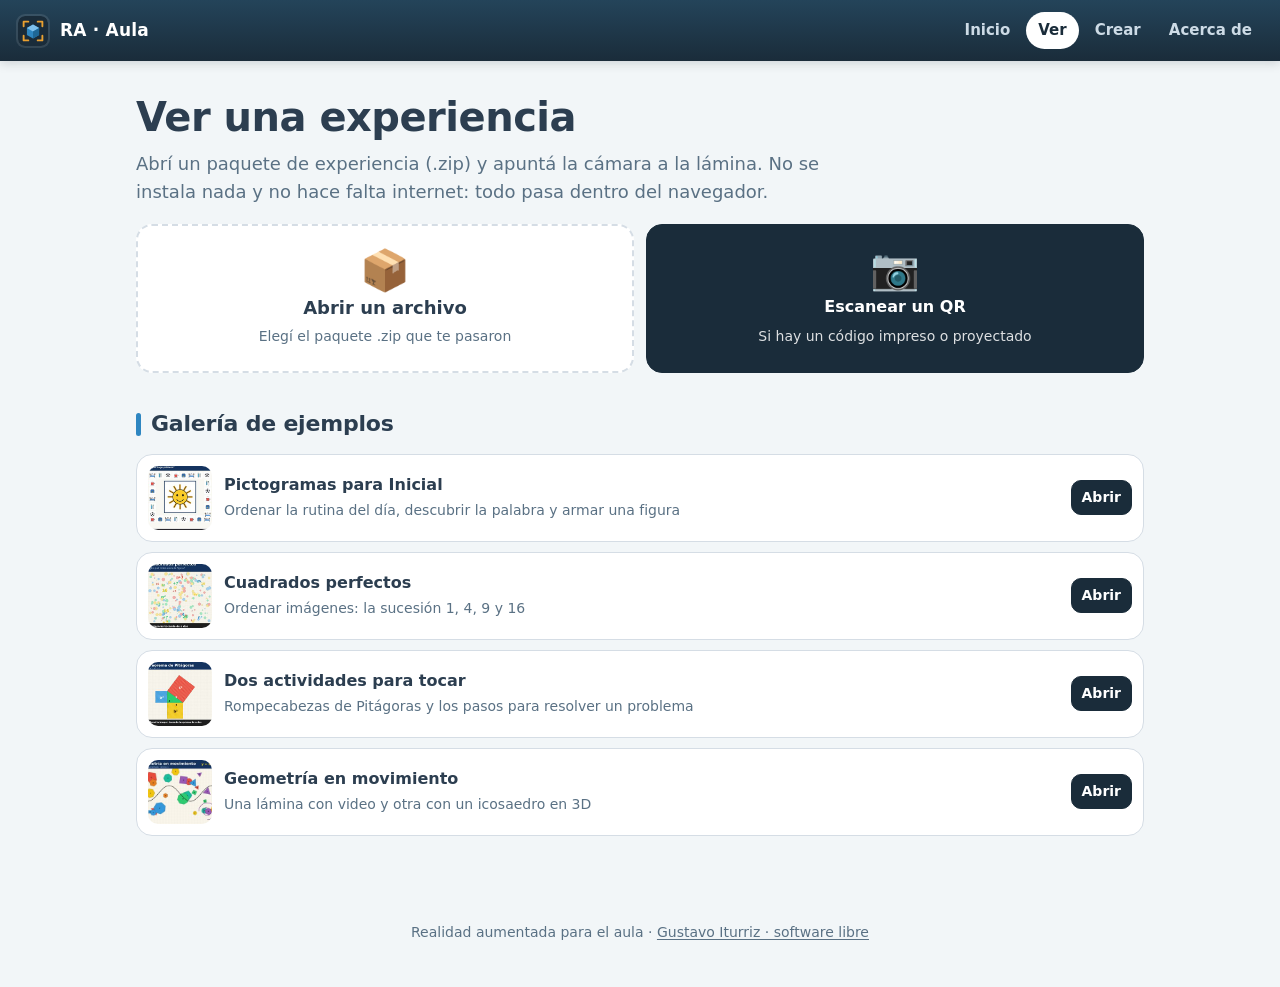
<file: visor.html>
<!doctype html>
<html lang="es">
<head>
<meta charset="utf-8">
<meta name="viewport" content="width=device-width, initial-scale=1, viewport-fit=cover">
<title>Visor RA · Aula</title>
<meta name="theme-color" content="#1a2c3a">
<link rel="icon" href="img/icono.svg">
<link rel="manifest" href="manifest.webmanifest">
<style>
  /* Estilos mínimos escritos acá adentro: si el navegador no puede cargar los archivos
     de la carpeta (pasa en los celulares), al menos se lee el aviso de abajo. */
  body { font-family: system-ui, -apple-system, "Segoe UI", Roboto, sans-serif; margin: 0; background: #f2f6f8; color: #2c3e50; line-height: 1.5; }
  .oculto { display: none !important; }
  #sin-archivos { display: none; max-width: 660px; margin: 0 auto; padding: 22px 16px; }
  #sin-archivos .caja { background: #fff; border: 1px solid #d5dde5; border-radius: 14px; padding: 18px; }
  #sin-archivos h2 { font-size: 21px; margin: 0 0 10px; }
  #sin-archivos li { margin-bottom: 10px; }
  #sin-archivos code { background: #eaf4fb; padding: 1px 5px; border-radius: 4px; }
</style>
<link rel="stylesheet" href="css/estilo.css">
<script src="lib/aframe.min.js"></script>
<script src="lib/mindar-image-aframe.prod.js"></script>
<script src="lib/jszip.min.js"></script>
<script src="lib/qrcode.js"></script>
<script src="lib/jsqr.js"></script>
<script src="js/paquete.js"></script>
<script src="js/lector-qr.js"></script>
<script src="js/biblioteca.js"></script>
<script src="js/escena-ra.js"></script>
</head>
<body>
<header class="barra">
  <a class="marca" href="index.html"><img src="img/icono.svg" alt="">RA · Aula</a>
  <nav><a href="index.html">Inicio</a><a href="visor.html" aria-current="page">Ver</a><a href="creador.html">Crear</a><a href="acerca.html">Acerca de</a></nav>
</header>

<!-- Pantalla 1: elegir experiencia -->
<main id="pantalla-inicio">
  <h1>Ver una experiencia</h1>
  <p class="bajada">Abrí un paquete de experiencia (.zip) y apuntá la cámara a la lámina. No se instala nada y no hace falta internet: todo pasa dentro del navegador.</p>

  <div class="entrada">
    <label class="zona-soltar" id="zona">
      <input type="file" id="archivo" accept=".zip,application/zip,application/x-zip-compressed" hidden>
      <span class="icono">📦</span>
      <b class="titulo">Abrir un archivo</b>
      <span class="chico">Elegí el paquete .zip que te pasaron</span>
    </label>
    <button class="btn primario" id="btn-escanear">
      <span class="icono">📷</span>
      <b class="titulo">Escanear un QR</b>
      <span class="chico">Si hay un código impreso o proyectado</span>
    </button>
  </div>
  <div id="caja-instalar" class="tarjeta oculto" style="margin-top:14px">
    <b>Tenelo siempre a mano</b>
    <p class="suave chico" style="margin:4px 0 10px">Si lo instalás, abre sin conexión y además aparece en el menú de compartir del celular: cualquier experiencia que te manden por WhatsApp, mail o Drive se abre tocando Compartir.</p>
    <button class="btn primario" id="btn-instalar">⬇️ Instalar en este dispositivo</button>
  </div>
  <div id="msg-inicio" class="oculto" style="margin-top:12px"></div>

  <section id="sec-mias" class="oculto">
    <h2>Mis experiencias</h2>
    <p class="suave chico" style="margin-top:-6px">Quedan guardadas en este navegador para usarlas sin conexión.</p>
    <div class="lista" id="lista-mias"></div>
  </section>

  <section id="sec-galeria" class="oculto">
    <h2>Galería de ejemplos</h2>
    <div class="lista" id="lista-galeria"></div>
  </section>
</main>

<!-- Pantalla 2: experiencia abierta -->
<main id="pantalla-paquete" class="oculto">
  <p><a href="#" id="volver">← Elegir otra experiencia</a></p>
  <h1 id="p-titulo"></h1>
  <p class="bajada" id="p-autoria"></p>
  <p id="p-desc"></p>
  <div class="fila" style="margin:18px 0 8px">
    <button class="btn primario grande" id="btn-iniciar">📷 Iniciar cámara</button>
    <button class="btn" id="btn-qr" title="Mostrar un QR para abrir esta experiencia en el celular">QR para el celular</button>
  </div>
  <p class="suave chico" id="p-ayuda">Cuando arranque, apuntá a alguna de estas láminas. Podés imprimirlas o proyectarlas en una pantalla.</p>
  <div class="miniaturas" id="p-laminas"></div>
  <div id="p-qr" class="tarjeta oculto" style="margin-top:18px;max-width:340px;text-align:center"></div>
</main>

<!-- Pantalla 3: realidad aumentada -->
<div id="ra" class="oculto"></div>
<div id="ra-hud" class="ra-hud oculto">
  <button class="btn" id="btn-salir">✕ Salir</button>
  <button class="btn" id="btn-sonido">🔊 Sonido</button>
</div>
<div id="ra-escaneo" class="ra-escaneo oculto">
  <div class="mira"></div>
  Apuntá la cámara a la lámina
  <div class="tiras" id="ra-tiras"></div>
</div>
<div id="ra-cargando" class="ra-cargando oculto"><div><div class="rueda"></div>Preparando la cámara…<br><span class="chico">La primera vez el navegador te va a pedir permiso.</span></div></div>
<div id="ra-error" class="ra-error oculto"></div>

<footer class="pie" id="pie">Realidad aumentada para el aula · <a href="acerca.html">Gustavo Iturriz · software libre</a></footer>

<script>
(function () {
  "use strict";
  const $ = (s) => document.querySelector(s);
  let paquete = null;      // paquete abierto
  let sesion = null;       // sesión de RA activa
  let silenciado = false;
  let origenUrl = null;    // si vino de la galería (para el QR)

  function mostrar(id) {
    ["#pantalla-inicio", "#pantalla-paquete"].forEach((s) => $(s).classList.toggle("oculto", s !== id));
    window.scrollTo(0, 0);
  }
  function mensaje(el, tipo, html) {
    el.className = tipo; el.innerHTML = html; el.classList.remove("oculto");
  }
  function tamano(b) { return b > 1048576 ? (b / 1048576).toFixed(1) + " MB" : Math.round(b / 1024) + " KB"; }
  function esc(t) { const d = document.createElement("div"); d.textContent = t == null ? "" : t; return d.innerHTML; }

  async function abrirBlob(blob, opciones) {
    const op = opciones || {};
    const msg = $("#msg-inicio");
    mensaje(msg, "aviso", "Abriendo la experiencia…");
    try {
      if (paquete) paquete.liberar();
      paquete = await Paquete.leer(blob);
      origenUrl = op.url || null;
      msg.classList.add("oculto");
      mostrarPaquete();
      if (op.guardar !== false) {
        Biblioteca.guardar(paquete).then(cargarMias).catch(() => {});
      }
    } catch (e) {
      mensaje(msg, "error", esc(e.message || String(e)));
      mostrar("#pantalla-inicio");
    }
  }

  function mostrarPaquete() {
    const m = paquete.meta;
    $("#p-titulo").textContent = m.titulo;
    $("#p-autoria").textContent = m.autoria ? "Por " + m.autoria : "";
    $("#p-desc").textContent = m.descripcion || "";
    const cont = $("#p-laminas");
    cont.innerHTML = "";
    m.laminas.forEach((l, i) => {
      const fig = document.createElement("figure");
      const url = paquete.url(l.imagen);
      const tipo = { video: "🎬 video", imagen: "🖼️ imagen", modelo: "🧊 modelo 3D", audio: "🔊 audio" }[l.contenido && l.contenido.tipo] || "";
      fig.innerHTML = `<img src="${url}" alt=""><figcaption><b>${esc(l.nombre)}</b><br>${tipo}<br>
        <a href="${url}" download="${Paquete.slug(m.titulo)}-lamina-${i + 1}.jpg">Descargar para imprimir</a></figcaption>`;
      cont.appendChild(fig);
    });
    $("#btn-qr").classList.toggle("oculto", !(origenUrl && Paquete.esOnline()));
    $("#p-qr").classList.add("oculto");
    mostrar("#pantalla-paquete");
  }

  /* ---------- RA ---------- */
  function motivoSinCamara() {
    const local = location.protocol === "content:" || location.protocol === "file:";
    if (!navigator.mediaDevices || !navigator.mediaDevices.getUserMedia) {
      return local
        ? "El celular no le da permiso de cámara a un archivo abierto desde una carpeta. Serví la carpeta desde la notebook con python3 servidor.py y entrá desde el celular a la dirección que te muestra, o entrá una vez al sitio publicado."
        : "Este navegador no permite usar la cámara.";
    }
    if (!window.isSecureContext) {
      return "Para usar la cámara, la página tiene que abrirse con https:// (o con doble clic desde una carpeta en la notebook).";
    }
    return null;
  }

  async function iniciarRA() {
    const motivo = motivoSinCamara();
    $("#ra-error").classList.add("oculto");
    $("#ra").classList.remove("oculto");
    $("#ra-hud").classList.remove("oculto");
    $("#ra-cargando").classList.remove("oculto");
    if (motivo) { document.body.style.overflow = "hidden"; $("#pie").classList.add("oculto"); errorRA(motivo); return; }
    $("#pie").classList.add("oculto");
    document.body.style.overflow = "hidden";
    const tiras = $("#ra-tiras");
    tiras.innerHTML = paquete.meta.laminas.slice(0, 5).map((l) => `<img src="${paquete.url(l.imagen)}" alt="">`).join("");
    actualizarBotonSonido();
    try {
      sesion = await EscenaRA.iniciar($("#ra"), paquete, {
        silenciado,
        alListo() {
          $("#ra-cargando").classList.add("oculto");
          $("#ra-escaneo").classList.remove("oculto");
        },
        alEncontrar() { $("#ra-escaneo").classList.add("oculto"); },
        alPerder(i, l, quedan) { if (!quedan) $("#ra-escaneo").classList.remove("oculto"); },
        alError(texto) { errorRA(texto); },
      });
    } catch (e) {
      errorRA(e.message || String(e));
    }
  }
  function errorRA(texto) {
    $("#ra-cargando").classList.add("oculto");
    $("#ra-escaneo").classList.add("oculto");
    const enArchivo = location.protocol === "file:";
    mensaje($("#ra-error"), "ra-error", `<h3>No pude arrancar la cámara</h3><p>${esc(texto)}</p>` +
      (location.protocol === "http:" && !/^(localhost|127\.0\.0\.1)$/.test(location.hostname)
        ? "<p class='chico'>Ojo: en el celular la cámara solo funciona si la página se abre con <b>https://</b>.</p>" : "") +
      (enArchivo ? "<p class='chico'>Si usás Firefox o Chrome desde la notebook, aceptá el permiso de cámara cuando lo pida.</p>" : "") +
      `<button class="btn primario" onclick="document.getElementById('btn-salir').click()">Volver</button>`);
  }
  function salirRA() {
    if (sesion) { sesion.detener(); sesion = null; }
    ["#ra", "#ra-hud", "#ra-escaneo", "#ra-cargando", "#ra-error"].forEach((s) => $(s).classList.add("oculto"));
    $("#pie").classList.remove("oculto");
    document.body.style.overflow = "";
  }
  function actualizarBotonSonido() { $("#btn-sonido").textContent = silenciado ? "🔇 Sin sonido" : "🔊 Sonido"; }

  /* ---------- Mis experiencias ---------- */
  async function cargarMias() {
    let lista = [];
    try { lista = await Biblioteca.listar(); } catch (e) { return; }
    $("#sec-mias").classList.toggle("oculto", !lista.length);
    const cont = $("#lista-mias");
    cont.innerHTML = "";
    lista.forEach((r) => {
      const div = document.createElement("div");
      div.className = "item-lista";
      div.innerHTML = `<img src="${r.mini || "img/icono.svg"}" alt="">
        <div class="info"><b>${esc(r.titulo)}</b><span class="suave chico">${r.laminas} lámina${r.laminas > 1 ? "s" : ""} · ${tamano(r.tamano)}${r.autoria ? " · " + esc(r.autoria) : ""}</span></div>
        <button class="btn chico primario">Abrir</button><button class="btn chico peligro" title="Borrar de este navegador">🗑</button>`;
      const [abrir, borrar] = div.querySelectorAll("button");
      abrir.onclick = async () => { const reg = await Biblioteca.obtener(r.id); abrirBlob(reg.zip, { guardar: false }); };
      borrar.onclick = async () => {
        if (!confirm("¿Borrar \"" + r.titulo + "\" de este navegador? El archivo .zip original no se toca.")) return;
        await Biblioteca.borrar(r.id); cargarMias();
      };
      cont.appendChild(div);
    });
  }

  /* ---------- Galería (solo online) ---------- */
  async function cargarGaleria() {
    if (!Paquete.esOnline()) return;
    let datos;
    try {
      const r = await fetch("experiencias/lista.json", { cache: "no-cache" });
      if (!r.ok) return;
      datos = await r.json();
    } catch (e) { return; }
    const items = (datos && datos.experiencias) || [];
    if (!items.length) return;
    $("#sec-galeria").classList.remove("oculto");
    const cont = $("#lista-galeria");
    cont.innerHTML = "";
    items.forEach((x) => {
      const div = document.createElement("div");
      div.className = "item-lista";
      div.innerHTML = `<img src="${esc(x.imagen || "img/icono.svg")}" alt="">
        <div class="info"><b>${esc(x.titulo)}</b><span class="suave chico">${esc(x.descripcion || "")}</span></div>
        <button class="btn chico primario">Abrir</button>`;
      div.querySelector("button").onclick = () => abrirUrl(x.archivo);
      cont.appendChild(div);
    });
  }

  async function abrirUrl(ruta, alternativa) {
    const msg = $("#msg-inicio");
    mensaje(msg, "aviso", "Descargando la experiencia…");
    try {
      const url = new URL(ruta, location.href).href;
      const r = await fetch(url);
      if (!r.ok) throw new Error("No se encontró el paquete (" + r.status + ").");
      await abrirBlob(await r.blob(), { url: ruta });
    } catch (e) {
      // Si el paquete vive en otro sitio y ese sitio no deja descargarlo desde acá,
      // simplemente vamos al visor de ese sitio: siempre funciona.
      if (alternativa) { location.href = alternativa; return; }
      const m = String(e.message || "");
      mensaje(msg, "error", /fetch|Failed|NetworkError|CORS/i.test(m)
        ? "No se pudo descargar la experiencia desde ese sitio. Puede que no haya conexión, o que ese servidor no permita descargas desde otra página. Si el paquete está en Google Drive, no va a funcionar: conviene publicarlo en GitHub."
        : esc(m || "No se pudo descargar la experiencia."));
    }
  }

  function mostrarQR() {
    const caja = $("#p-qr");
    if (!caja.classList.contains("oculto")) { caja.classList.add("oculto"); return; }
    const destino = new URL(location.pathname + "?p=" + encodeURIComponent(origenUrl), location.href).href;
    const qr = qrcode(0, "M");
    qr.addData(destino); qr.make();
    caja.innerHTML = qr.createSvgTag({ cellSize: 6, margin: 2, scalable: true }) +
      `<p class="chico suave" style="word-break:break-all">${esc(destino)}</p>`;
    caja.querySelector("svg").style.cssText = "width:100%;max-width:280px;height:auto;background:#fff";
    caja.classList.remove("oculto");
  }

  /* ---------- lo que llega desde el menú de compartir del celular ---------- */
  async function abrirCompartido(estado) {
    const msg = $("#msg-inicio");
    if (estado === "error") {
      mensaje(msg, "error", "No pude recibir el archivo que compartiste. Probá abrirlo con el botón de arriba.");
      return;
    }
    try {
      const buzon = await caches.open("ra-compartido");
      const ruta = new URL("paquete-compartido.zip", location.href.replace(/[^/]*$/, "")).href;
      const r = await buzon.match(ruta);
      if (!r) { mensaje(msg, "aviso", "No encontré el archivo compartido."); return; }
      const blob = await r.blob();
      await buzon.delete(ruta);
      history.replaceState(null, "", location.pathname);
      abrirBlob(blob);
    } catch (e) {
      mensaje(msg, "error", "No pude leer el archivo compartido: " + esc(e.message || ""));
    }
  }

  /* ---------- QR ---------- */
  async function escanear() {
    const msg = $("#msg-inicio");
    let texto;
    try {
      texto = await LectorQR.leer();
    } catch (e) {
      mensaje(msg, "error", esc(e.message));
      return;
    }
    if (texto === null) return;                 // canceló
    let destino = null;
    try {
      const u = new URL(texto, location.href);
      const p = u.searchParams.get("p");
      if (p) destino = new URL(p, u).href;       // QR del visor: visor.html?p=...
      else if (/\.zip($|\?)/i.test(u.pathname)) destino = u.href;  // QR directo al paquete
    } catch (e) { /* no era una dirección */ }
    if (!destino) {
      mensaje(msg, "aviso", "Ese código no lleva a una experiencia de realidad aumentada. Contenía: <b>" + esc(texto.slice(0, 120)) + "</b>");
      return;
    }
    let deOtroSitio = false;
    try { deOtroSitio = new URL(texto, location.href).origin !== location.origin; } catch (e) {}
    abrirUrl(destino, deOtroSitio ? new URL(texto, location.href).href : null);
  }

  /* ---------- eventos ---------- */
  $("#archivo").addEventListener("change", (e) => { const f = e.target.files[0]; if (f) abrirBlob(f); e.target.value = ""; });
  const zona = $("#zona");
  ["dragenter", "dragover"].forEach((t) => zona.addEventListener(t, (e) => { e.preventDefault(); zona.classList.add("encima"); }));
  ["dragleave", "drop"].forEach((t) => zona.addEventListener(t, (e) => { e.preventDefault(); zona.classList.remove("encima"); }));
  zona.addEventListener("drop", (e) => { const f = e.dataTransfer.files[0]; if (f) abrirBlob(f); });
  $("#volver").addEventListener("click", (e) => { e.preventDefault(); history.replaceState(null, "", location.pathname); mostrar("#pantalla-inicio"); });
  $("#btn-iniciar").addEventListener("click", iniciarRA);
  $("#btn-salir").addEventListener("click", salirRA);
  $("#btn-sonido").addEventListener("click", () => { silenciado = !silenciado; actualizarBotonSonido(); if (sesion) sesion.silenciar(silenciado); });
  $("#btn-qr").addEventListener("click", mostrarQR);
  $("#btn-escanear").addEventListener("click", escanear);

  let propuestaInstalar = null;
  window.addEventListener("beforeinstallprompt", (e) => {
    e.preventDefault();
    propuestaInstalar = e;
    $("#caja-instalar").classList.remove("oculto");
  });
  $("#btn-instalar").addEventListener("click", async () => {
    if (!propuestaInstalar) return;
    propuestaInstalar.prompt();
    await propuestaInstalar.userChoice;
    propuestaInstalar = null;
    $("#caja-instalar").classList.add("oculto");
  });
  window.addEventListener("appinstalled", () => $("#caja-instalar").classList.add("oculto"));

  cargarMias();
  cargarGaleria();
  const params = new URLSearchParams(location.search);
  const compartido = params.get("compartido");
  if (compartido) abrirCompartido(compartido);
  const p = params.get("p");
  if (p && Paquete.esOnline()) abrirUrl(p);
  if (Paquete.esOnline() && "serviceWorker" in navigator) navigator.serviceWorker.register("sw.js").catch(() => {});
})();
</script>
<div id="sin-archivos">
  <div class="caja">
    <h2>Así no se puede abrir en el celular</h2>
    <p>Android no deja que una página guardada en el teléfono use los demás archivos de su carpeta. Por eso la ves sin formato y los botones no responden. En la notebook, en cambio, anda bien.</p>
    <p><b>En el celular hay dos caminos, los dos sin instalar nada en el teléfono:</b></p>
    <ol>
      <li><b>Sin internet, sirviendo desde la notebook.</b> Abrí una terminal en esta carpeta y corré <code>python3 servidor.py</code>. Te muestra una dirección tipo <code>https://192.168.0.10:8443</code>: los celulares entran ahí estando en la misma red Wi-Fi. La primera vez el navegador avisa que el certificado no es conocido, se toca Configuración avanzada y Continuar. De ahí en más la cámara funciona.</li>
      <li><b>Con internet una sola vez.</b> Entrás al sitio publicado y queda guardado en el teléfono: después abre sin conexión, hasta en modo avión. Sirve para que se lo lleven a la casa.</li>
    </ol>
    <p class="chico">En esta carpeta también están <code>visor-un-archivo.html</code> y <code>creador-un-archivo.html</code>, que traen todo adentro: en el celular se ven bien y permiten armar experiencias, pero para la cámara hace falta alguno de los dos caminos de arriba.</p>
  </div>
</div>
<script>
/* Si los archivos de la carpeta no se cargaron, mostramos el aviso en vez de una página muerta. */
window.addEventListener("load", function () {
  var jsOk = (typeof JSZip !== "undefined");
  var barra = document.querySelector("header.barra");
  var cssOk = barra && getComputedStyle(barra).backgroundColor !== "rgba(0, 0, 0, 0)";
  if (jsOk && cssOk) return;
  var sin = document.getElementById("sin-archivos");
  document.querySelectorAll("main, header, footer").forEach(function (e) { e.style.display = "none"; });
  sin.style.display = "block";
});
</script>
</body>
</html>
</file>
<file: css/estilo.css>
/* Realidad aumentada para el aula — estilos
 *
 * La paleta es la misma que uso en mis otras herramientas: navy para la barra
 * y cinco colores de acento con su fondo suave. Tipografía del sistema a
 * propósito: nada de fuentes traídas de afuera, porque todo tiene que andar
 * sin internet.
 */
:root {
  /* paleta base */
  --nav: #1a2c3a;
  --nav-2: #24445a;
  --verde: #2a9d5c;   --verde-bg: #e7f7ee;
  --lila:  #7b5ea7;   --lila-bg:  #f3eefb;
  --sol:   #e9a030;   --sol-bg:   #fef6e7;
  --cielo: #2e86c1;   --cielo-bg: #eaf4fb;
  --rosa:  #d65d8b;   --rosa-bg:  #fceef4;

  /* superficies y texto */
  --papel: #f2f6f8;
  --tarjeta: #ffffff;
  --tarjeta-2: #f8fafb;
  --texto: #2c3e50;
  --suave: #5a7184;
  --borde: #d5dde5;

  /* estados */
  --ok: var(--verde);
  --aviso: #b97d12;
  --mal: #c0392b;

  /* alias que vienen de antes, para no romper nada */
  --azul: var(--nav);
  --azul-2: var(--cielo);
  --ambar: var(--sol);

  --radio: 16px;
  --radio-chico: 10px;
  --sombra: 0 1px 2px rgba(26, 44, 58, .05), 0 6px 18px rgba(26, 44, 58, .07);
  --sombra-alta: 0 2px 6px rgba(26, 44, 58, .08), 0 14px 32px rgba(26, 44, 58, .12);
  color-scheme: light;
}
@media (prefers-color-scheme: dark) {
  :root:not([data-theme="light"]) {
    --nav: #16222c; --nav-2: #1e3344;
    --verde-bg: #15301f; --lila-bg: #241c33; --sol-bg: #33260f; --cielo-bg: #12293a; --rosa-bg: #331823;
    --verde: #5bc98a; --lila: #b095d8; --sol: #f0b457; --cielo: #6ab3e4; --rosa: #ea8fb2;
    --papel: #0f171d; --tarjeta: #17222b; --tarjeta-2: #1b2832; --texto: #e6edf2; --suave: #9fb3c0; --borde: #2a3a47;
    --aviso: #f0b457; --mal: #e8796c;
    --sombra: 0 1px 2px rgba(0,0,0,.35), 0 6px 18px rgba(0,0,0,.3);
    --sombra-alta: 0 2px 6px rgba(0,0,0,.4), 0 14px 32px rgba(0,0,0,.45);
    color-scheme: dark;
  }
}

* { box-sizing: border-box; }
html, body { margin: 0; }
body {
  font-family: system-ui, -apple-system, "Segoe UI", Roboto, Ubuntu, "Noto Sans", sans-serif;
  background: var(--papel); color: var(--texto); line-height: 1.55; font-size: 16px;
  -webkit-text-size-adjust: 100%;
}
a { color: var(--cielo); text-underline-offset: 2px; }
:focus-visible { outline: 3px solid var(--cielo); outline-offset: 2px; border-radius: 4px; }

/* ---- Barra superior ---- */
.barra {
  /* el color va aparte del degradé: las páginas lo leen para saber si el CSS cargó */
  background-color: var(--nav);
  background-image: linear-gradient(180deg, var(--nav-2), var(--nav));
  color: #fff; padding: 12px 16px;
  display: flex; align-items: center; gap: 12px; flex-wrap: wrap;
  box-shadow: 0 2px 10px rgba(26, 44, 58, .18);
  position: relative; z-index: 2;
}
.barra .marca {
  display: flex; align-items: center; gap: 10px; color: #fff; text-decoration: none;
  font-weight: 800; letter-spacing: .2px; font-size: 17px;
}
.barra .marca img { width: 34px; height: 34px; border-radius: 9px; background: rgba(255,255,255,.1); padding: 2px; }
.barra nav { margin-left: auto; display: flex; gap: 4px; flex-wrap: wrap; }
.barra nav a {
  color: #cddbe6; text-decoration: none; padding: 7px 12px; border-radius: 99px;
  font-size: 15px; font-weight: 600; transition: background .15s, color .15s;
}
.barra nav a:hover { background: rgba(255,255,255,.12); color: #fff; }
.barra nav a[aria-current] { background: #fff; color: var(--nav); }

main { max-width: 1040px; margin: 0 auto; padding: 24px 16px 64px; }
h1 { font-size: clamp(27px, 5vw, 40px); line-height: 1.12; margin: 10px 0 10px; letter-spacing: -.5px; }
h2 {
  font-size: 22px; margin: 34px 0 12px; letter-spacing: -.2px;
  display: flex; align-items: center; gap: 10px;
}
h2::before {
  content: ""; width: 5px; height: 1.05em; border-radius: 99px; background: var(--cielo); flex: none;
}
h3 { font-size: 17px; margin: 0 0 6px; }
p.bajada { color: var(--suave); font-size: 18px; margin-top: 0; max-width: 720px; }

/* ---- Piezas ---- */
.tarjeta {
  background: var(--tarjeta); border: 1px solid var(--borde); border-radius: var(--radio);
  padding: 18px; box-shadow: var(--sombra);
}
.grilla { display: grid; gap: 14px; grid-template-columns: repeat(auto-fill, minmax(250px, 1fr)); }
.grilla .opcion { transition: transform .15s, box-shadow .15s, border-color .15s; }
.grilla a.opcion:hover { transform: translateY(-2px); box-shadow: var(--sombra-alta); border-color: var(--cielo); }

.btn {
  appearance: none; border: 1px solid var(--borde); background: var(--tarjeta); color: var(--texto);
  font: inherit; font-weight: 600; padding: 10px 16px; border-radius: var(--radio-chico); cursor: pointer;
  display: inline-flex; align-items: center; gap: 8px; text-decoration: none; min-height: 44px;
  transition: transform .12s, box-shadow .15s, border-color .15s, background .15s;
}
.btn:hover { border-color: var(--cielo); box-shadow: var(--sombra); }
.btn:active { transform: translateY(1px); }
.btn:disabled { opacity: .5; cursor: not-allowed; transform: none; box-shadow: none; }
.btn.primario { background: var(--nav); color: #fff; border-color: var(--nav); }
.btn.primario:hover { background: var(--nav-2); border-color: var(--nav-2); }
.btn.grande { font-size: 18px; padding: 14px 24px; min-height: 54px; border-radius: 12px; }
.btn.chico { padding: 6px 10px; min-height: 34px; font-size: 14px; }
.btn.peligro { color: var(--mal); }
.btn.peligro:hover { border-color: var(--mal); }

.fila { display: flex; gap: 10px; flex-wrap: wrap; align-items: center; }
.suave { color: var(--suave); }
.chico { font-size: 14px; }
.oculto { display: none !important; }

/* ---- Abrir una experiencia ---- */
.zona-soltar {
  display: grid; justify-items: center; gap: 4px;
  border: 2px dashed var(--borde); border-radius: var(--radio); padding: 24px 16px; text-align: center;
  color: var(--suave); transition: border-color .15s, background .15s; cursor: pointer; background: var(--tarjeta);
}
.zona-soltar:hover { border-color: var(--cielo); background: var(--cielo-bg); }
.zona-soltar .icono { font-size: 40px; line-height: 1; }
.zona-soltar .titulo { font-size: 18px; color: var(--texto); }
.zona-soltar.encima { border-color: var(--cielo); background: var(--cielo-bg); }
.entrada { display: grid; gap: 12px; grid-template-columns: 1fr 1fr; align-items: stretch; }
.entrada > * { margin: 0; }
.entrada .btn { justify-content: center; flex-direction: column; gap: 6px; padding: 24px 16px; border-radius: var(--radio); text-align: center; }
.entrada .btn .icono { font-size: 40px; line-height: 1; }
.entrada .btn .chico { font-weight: 400; opacity: .85; }
@media (max-width: 560px) { .entrada { grid-template-columns: 1fr; } }

/* ---- Mensajes ---- */
.aviso, .error, .okmsg { padding: 11px 15px; border-radius: var(--radio-chico); border-left: 5px solid; }
.aviso { border-color: var(--sol); background: var(--sol-bg); color: var(--texto); }
.error { border-color: var(--mal); background: var(--rosa-bg); color: var(--texto); }
.okmsg { border-color: var(--verde); background: var(--verde-bg); color: var(--texto); }

/* ---- Listas de experiencias ---- */
.item-lista {
  display: flex; gap: 12px; align-items: center; padding: 11px;
  border: 1px solid var(--borde); border-radius: var(--radio); background: var(--tarjeta);
  transition: border-color .15s, box-shadow .15s;
}
.item-lista:hover { border-color: var(--cielo); box-shadow: var(--sombra); }
.item-lista img { width: 64px; height: 64px; object-fit: cover; border-radius: var(--radio-chico); background: var(--tarjeta-2); flex: none; }
.item-lista .info { flex: 1; min-width: 0; }
.item-lista .info b { display: block; overflow: hidden; text-overflow: ellipsis; white-space: nowrap; }
.lista { display: grid; gap: 10px; }
.miniaturas { display: flex; gap: 10px; flex-wrap: wrap; }
.miniaturas figure { margin: 0; width: 140px; }
.miniaturas img { width: 140px; height: 105px; object-fit: contain; background: var(--tarjeta-2); border-radius: var(--radio-chico); border: 1px solid var(--borde); }
.miniaturas figcaption { font-size: 13px; color: var(--suave); }

/* ---- Formularios ---- */
label.campo { display: grid; gap: 5px; font-weight: 600; font-size: 15px; }
input[type=text], textarea, select {
  font: inherit; padding: 10px 12px; border-radius: var(--radio-chico); border: 1px solid var(--borde);
  background: var(--tarjeta); color: var(--texto); width: 100%; transition: border-color .15s, box-shadow .15s;
}
input[type=text]:focus, textarea:focus, select:focus {
  outline: none; border-color: var(--cielo); box-shadow: 0 0 0 3px var(--cielo-bg);
}
textarea { min-height: 70px; resize: vertical; }
input[type=range] { width: 100%; accent-color: var(--cielo); }
input[type=checkbox] { accent-color: var(--cielo); width: 18px; height: 18px; }
.progreso { height: 10px; background: var(--borde); border-radius: 99px; overflow: hidden; }
.progreso > div { height: 100%; width: 0; background: linear-gradient(90deg, var(--cielo), var(--verde)); transition: width .2s; }

footer.pie { text-align: center; color: var(--suave); font-size: 14px; padding: 22px 16px 44px; }
footer.pie a { color: var(--suave); }

/* ---- Pantalla de RA ---- */
#ra { position: fixed; inset: 0; z-index: 50; background: #000; overflow: hidden; }
.ra-hud { position: fixed; z-index: 60; left: 0; right: 0; top: 0; display: flex; gap: 8px; padding: 12px; justify-content: space-between; pointer-events: none; }
.ra-hud .btn { pointer-events: auto; background: rgba(12, 20, 26, .6); color: #fff; border-color: rgba(255,255,255,.25); backdrop-filter: blur(6px); }
.ra-hud .btn:hover { background: rgba(12, 20, 26, .78); }
.ra-escaneo {
  position: fixed; z-index: 60; left: 50%; bottom: 22px; transform: translateX(-50%); width: min(92vw, 520px);
  background: rgba(12, 20, 26, .66); color: #fff; border-radius: var(--radio); padding: 13px 15px;
  text-align: center; pointer-events: none; backdrop-filter: blur(6px); font-weight: 600;
}
.ra-escaneo .tiras { display: flex; gap: 8px; justify-content: center; margin-top: 8px; overflow: hidden; }
.ra-escaneo img { height: 54px; border-radius: 6px; border: 2px solid rgba(255,255,255,.7); }
.ra-escaneo .mira { width: 46px; height: 46px; margin: 0 auto 6px; border: 3px solid var(--sol); border-radius: 12px; animation: latido 1.4s ease-in-out infinite; }
@keyframes latido { 50% { transform: scale(.82); opacity: .6; } }
.ra-cargando { position: fixed; z-index: 61; inset: 0; display: grid; place-items: center; color: #fff; text-align: center; pointer-events: none; }
.ra-cargando .rueda { width: 48px; height: 48px; border: 5px solid rgba(255,255,255,.22); border-top-color: var(--sol); border-radius: 50%; animation: gira 1s linear infinite; margin: 0 auto 12px; }
@keyframes gira { to { transform: rotate(360deg); } }
.ra-error { position: fixed; z-index: 62; left: 16px; right: 16px; top: 80px; background: var(--tarjeta); color: var(--texto); border-radius: var(--radio); padding: 18px; max-width: 520px; margin: 0 auto; box-shadow: var(--sombra-alta); }
.a-enter-vr, .a-enter-ar, .a-orientation-modal { display: none !important; }
.ra-enlace {
  position: fixed; z-index: 63; left: 50%; transform: translateX(-50%); bottom: 96px;
  background: rgba(26, 44, 58, .92); color: #fff; border-color: rgba(255,255,255,.25);
  backdrop-filter: blur(6px); max-width: 86vw;
}
.ra-festejo {
  position: fixed; z-index: 64; left: 50%; top: 50%; transform: translate(-50%, -50%) scale(1);
  background: rgba(26, 44, 58, .95); color: #fff; padding: 24px 32px; border-radius: 22px;
  font-size: 26px; font-weight: 800; text-align: center; max-width: 84vw;
  box-shadow: 0 10px 44px rgba(0,0,0,.5); animation: festejo .45s ease-out;
  display: grid; gap: 8px; justify-items: center; transition: opacity .7s, transform .7s;
}
.ra-festejo span { font-size: 46px; }
.ra-festejo.se-va { opacity: 0; transform: translate(-50%, -50%) scale(.9); }
@keyframes festejo { from { transform: translate(-50%, -50%) scale(.6); opacity: 0; } }

/* ---- Lector de QR ---- */
.qr-capa { position: fixed; inset: 0; z-index: 70; background: #000; display: grid; place-items: center; }
.qr-capa .qr-video { position: absolute; inset: 0; width: 100%; height: 100%; object-fit: cover; }
.qr-capa .qr-marco { position: relative; width: min(68vw, 280px); aspect-ratio: 1; border: 3px solid var(--sol); border-radius: 20px; box-shadow: 0 0 0 100vmax rgba(0,0,0,.45); }
.qr-capa .qr-texto { position: absolute; left: 16px; right: 16px; bottom: 112px; text-align: center; color: #fff; font-weight: 600; text-shadow: 0 1px 4px #000; }
.qr-capa .qr-cerrar { position: absolute; left: 50%; transform: translateX(-50%); bottom: 36px; background: rgba(12,20,26,.65); color: #fff; border-color: rgba(255,255,255,.3); }

/* ---- Hoja para imprimir ---- */
.hoja { max-width: 760px; margin: 0 auto; }
.hoja .lamina-img { width: 100%; border: 1px solid #ccc; border-radius: 6px; }
.hoja .pie-qr { display: flex; gap: 18px; align-items: center; margin-top: 14px; }
.hoja .pie-qr svg { width: 150px; height: 150px; flex: none; background: #fff; }

/* ---- Tira de imágenes a ordenar, en el creador ---- */
.tira-fotos { display: flex; gap: 8px; flex-wrap: wrap; margin: 6px 0; }
.foto-orden { position: relative; width: 92px; display: grid; gap: 4px; justify-items: center; }
.foto-orden img { width: 92px; height: 70px; object-fit: contain; background: var(--tarjeta); border: 1px solid var(--borde); border-radius: 8px; }
.foto-orden .num { position: absolute; left: 4px; top: 4px; background: var(--nav); color: #fff; border-radius: 99px; width: 22px; height: 22px; display: grid; place-items: center; font-size: 12px; font-weight: 700; }
.foto-orden .flechas { display: flex; gap: 4px; }
.foto-orden .flechas .btn { padding: 2px 8px; min-height: 28px; }

/* ---- Guía paso a paso de la portada ---- */
.pasos-guia { list-style: none; counter-reset: guia; padding: 0; margin: 0 0 16px; display: grid; gap: 12px; }
.pasos-guia > li {
  counter-increment: guia; position: relative; background: var(--tarjeta); border: 1px solid var(--borde);
  border-radius: var(--radio); padding: 16px 18px 16px 68px; box-shadow: var(--sombra);
  border-left: 5px solid var(--cielo);
}
.pasos-guia > li::before {
  content: counter(guia); position: absolute; left: 16px; top: 16px;
  width: 36px; height: 36px; border-radius: 99px; background: var(--cielo-bg); color: var(--cielo);
  display: grid; place-items: center; font-weight: 800; font-size: 17px;
}
/* cada paso con su color, como en mis otras fichas */
.pasos-guia > li:nth-child(5n+2) { border-left-color: var(--verde); }
.pasos-guia > li:nth-child(5n+2)::before { background: var(--verde-bg); color: var(--verde); }
.pasos-guia > li:nth-child(5n+3) { border-left-color: var(--sol); }
.pasos-guia > li:nth-child(5n+3)::before { background: var(--sol-bg); color: var(--aviso); }
.pasos-guia > li:nth-child(5n+4) { border-left-color: var(--lila); }
.pasos-guia > li:nth-child(5n+4)::before { background: var(--lila-bg); color: var(--lila); }
.pasos-guia > li:nth-child(5n+5) { border-left-color: var(--rosa); }
.pasos-guia > li:nth-child(5n+5)::before { background: var(--rosa-bg); color: var(--rosa); }
.pasos-guia h3 { margin: 4px 0 6px; font-size: 17px; }
.pasos-guia p { margin: 0; color: var(--suave); }
@media (max-width: 430px) {
  .pasos-guia > li { padding: 58px 15px 15px 15px; }
  .pasos-guia > li::before { top: 14px; left: 14px; }
}

/* ---- Pantallas angostas ---- */
@media (max-width: 430px) {
  .item-lista { flex-wrap: wrap; }
  .item-lista .btn { flex: 1 1 100%; justify-content: center; }
  .item-lista .info { flex: 1 1 60%; }
}

/* ---- Impresión ---- */
@media print {
  body { background: #fff; }
  .barra, .pie, .no-imprimir { display: none !important; }
  .hoja { max-width: none; }
  .hoja .salto { page-break-after: always; }
  .heroe, #caja-kit, #caja-qr { display: none !important; }
  .pasos-guia > li, .tarjeta { break-inside: avoid; box-shadow: none; }
  h2::before { display: none; }
}
</file>
